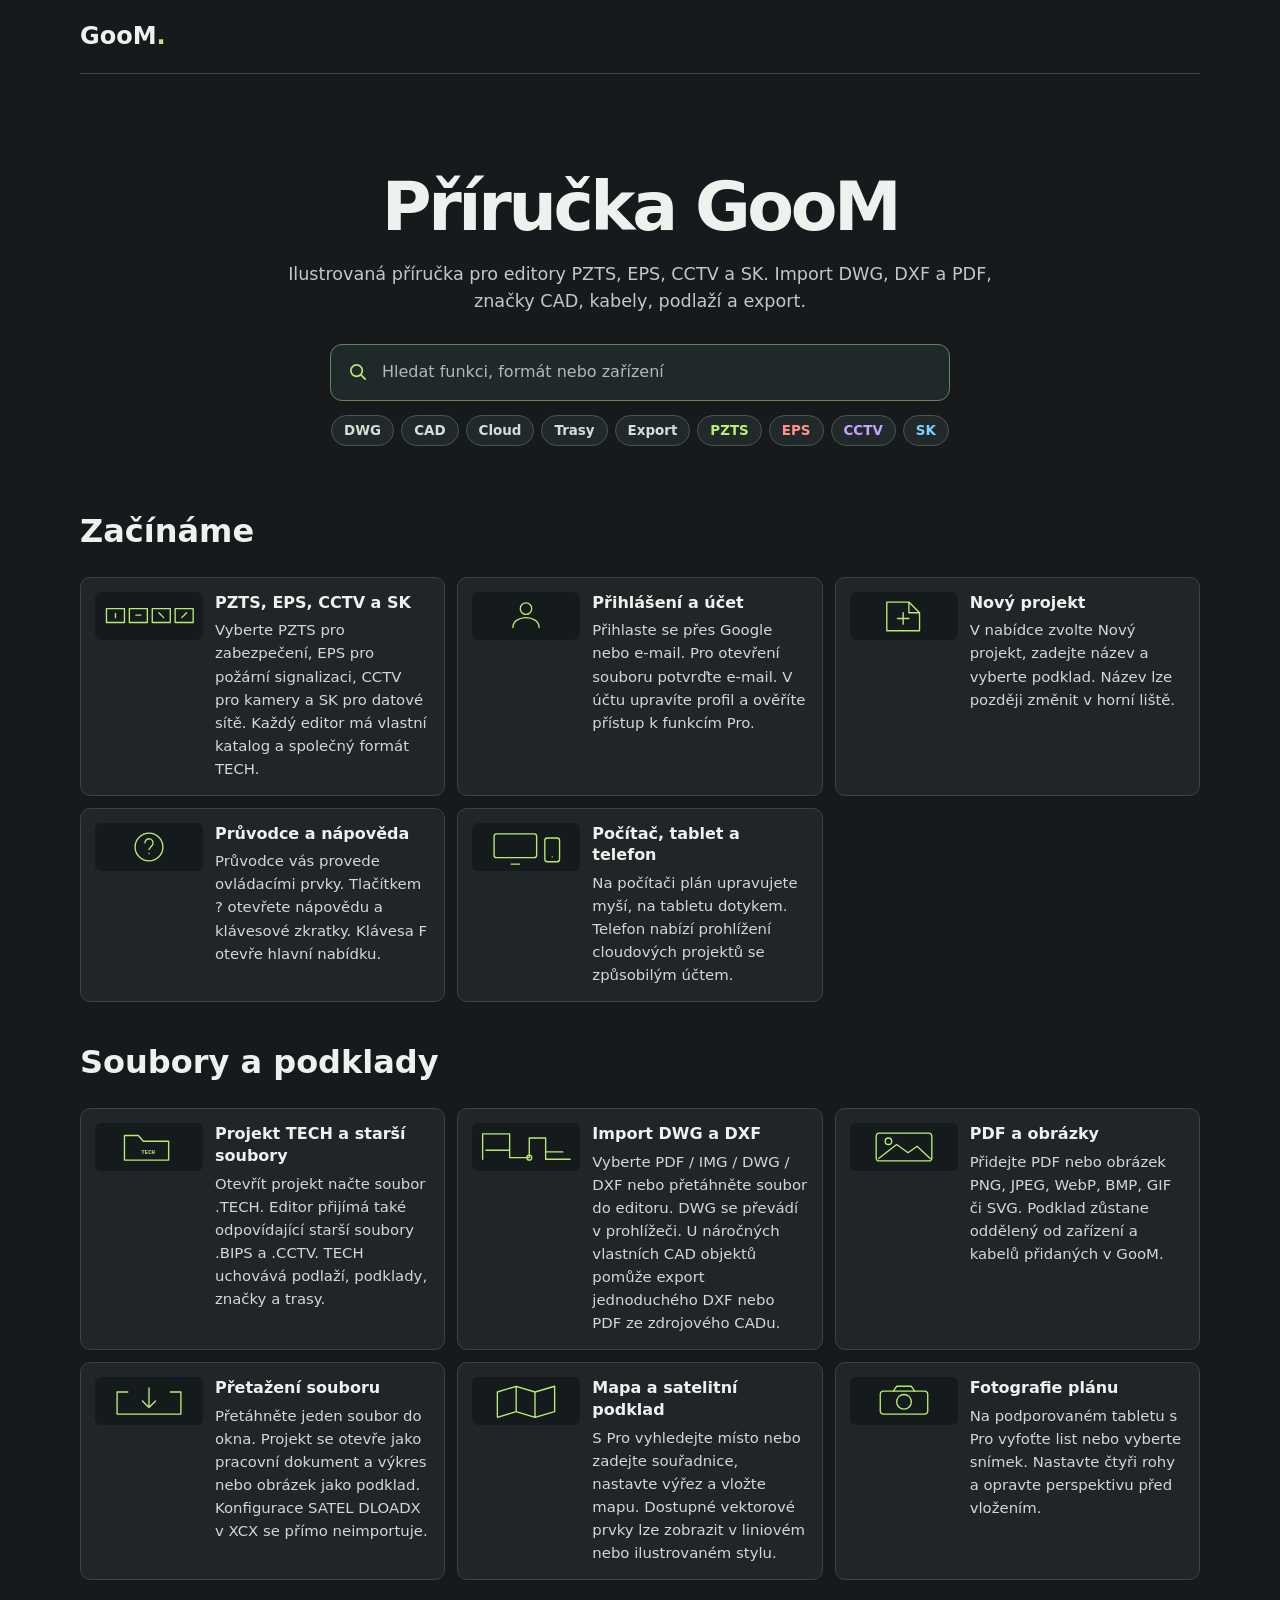
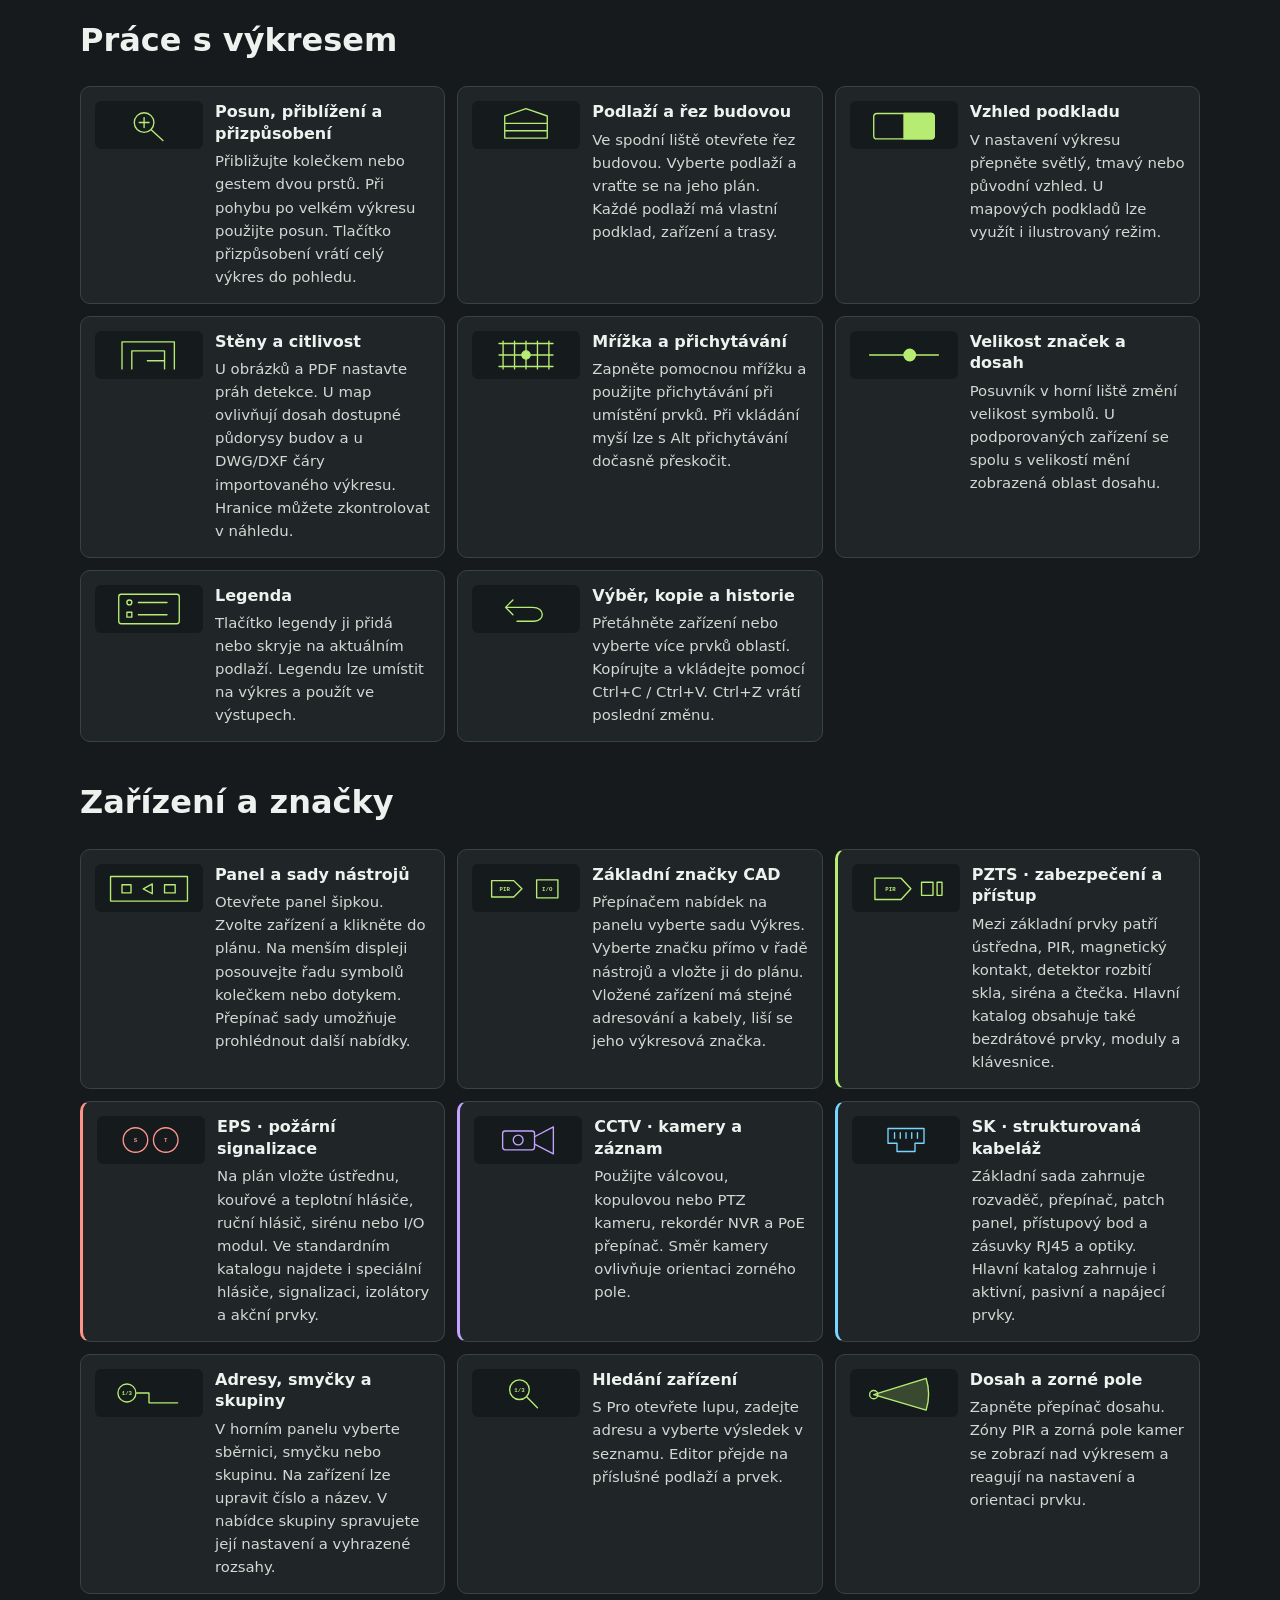
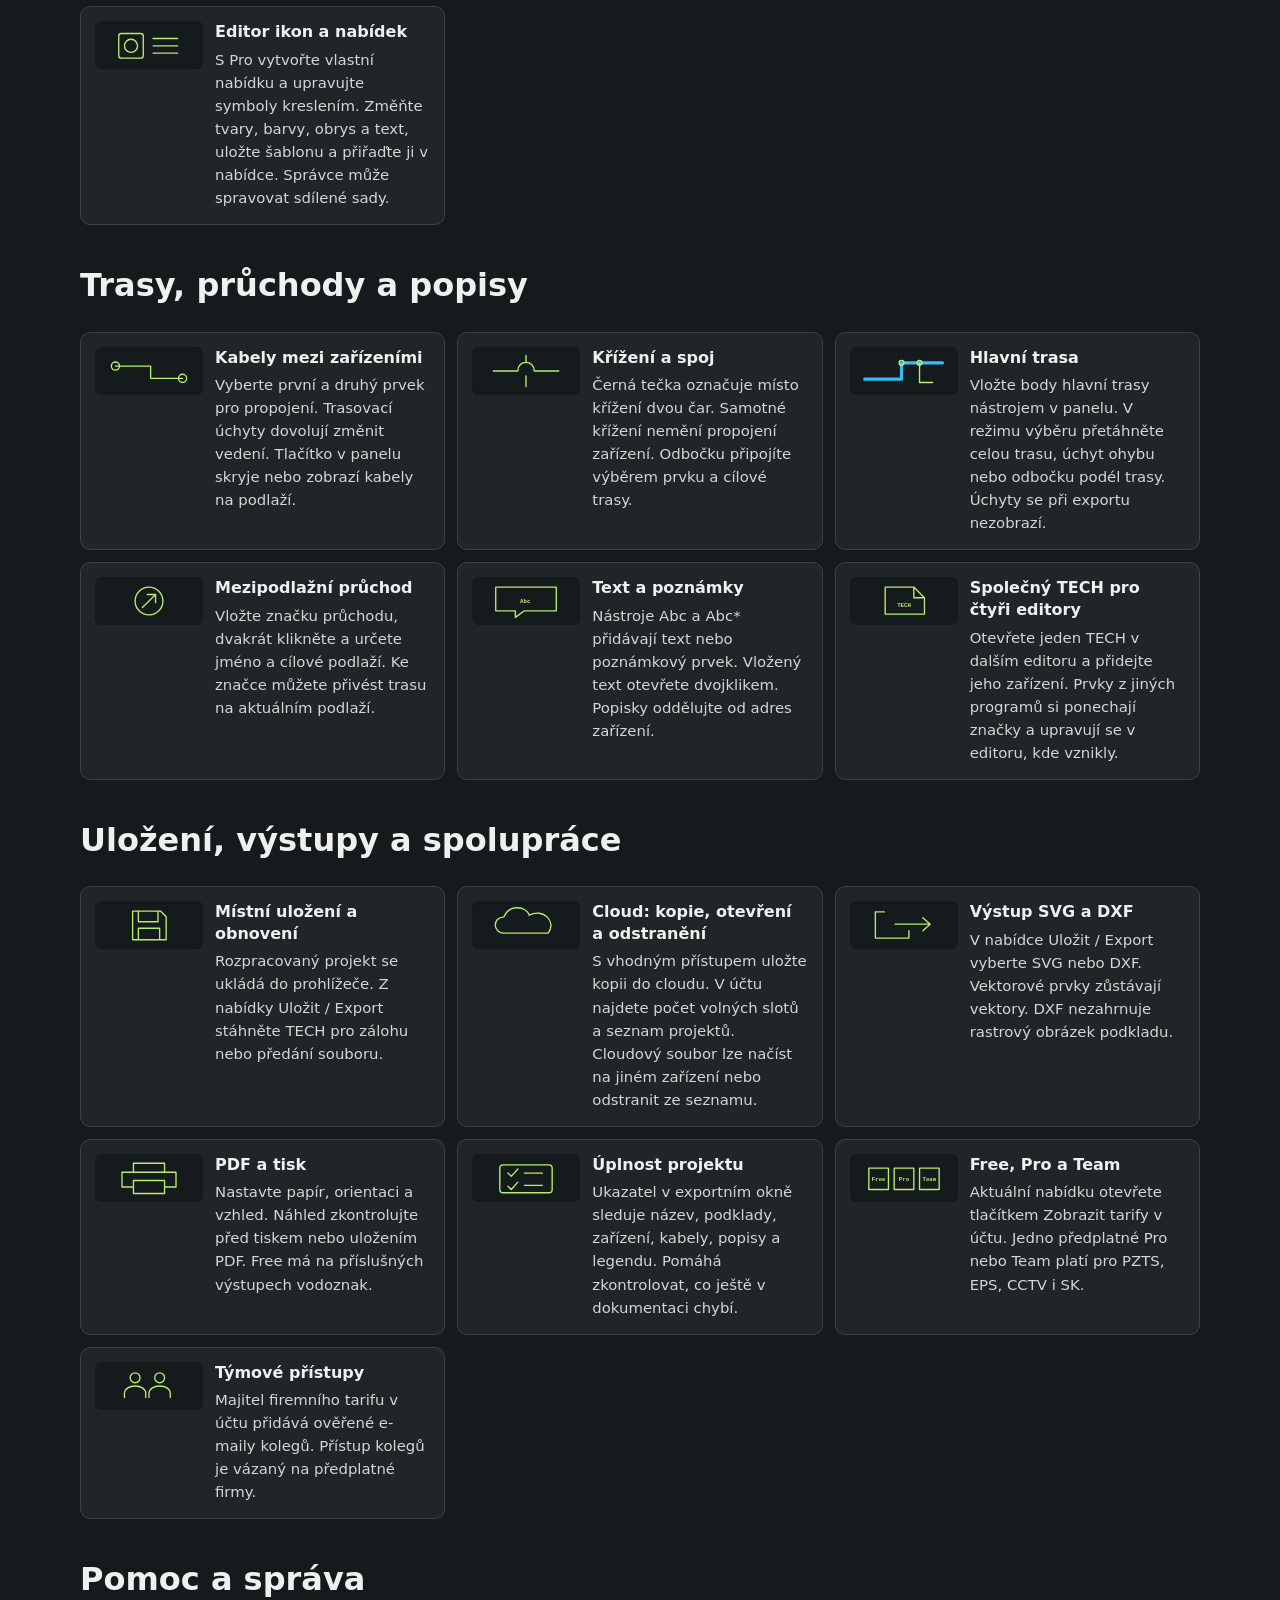
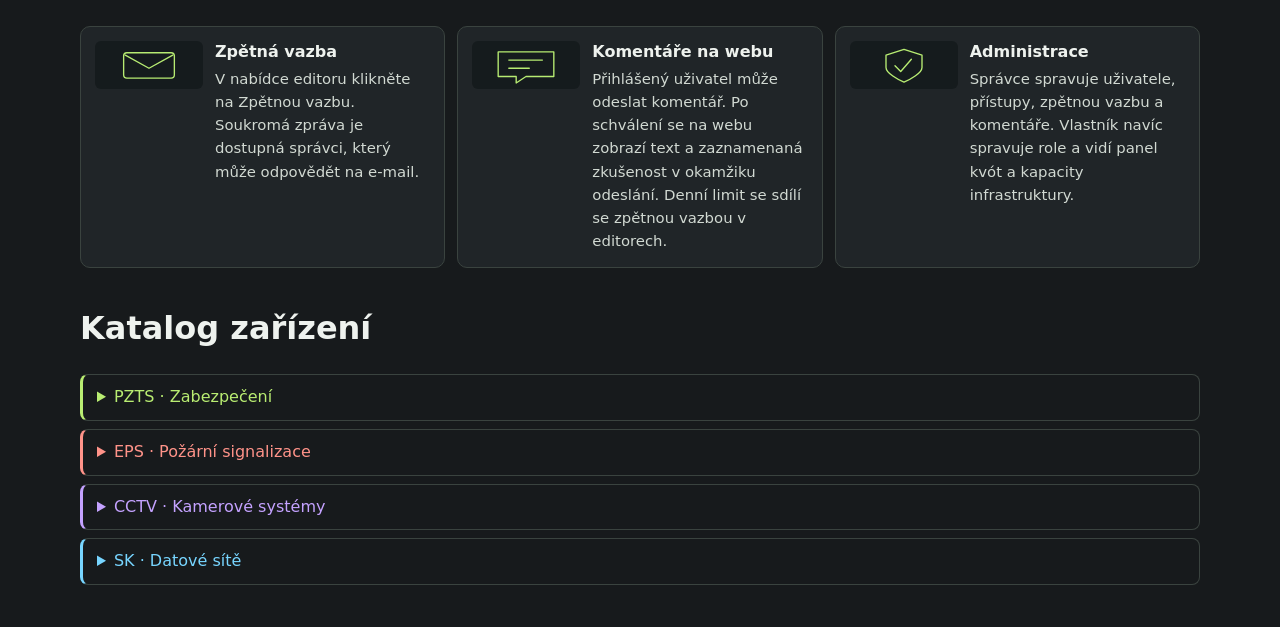
<file: guide/index.html>
<!doctype html>
<html lang="cs"><head><meta charset="utf-8"><meta name="viewport" content="width=device-width,initial-scale=1">
<title>Příručka GooM | PZTS, EPS, CCTV, SK</title><meta name="description" content="Ilustrovaná příručka pro editory PZTS, EPS, CCTV a SK. Import DWG, DXF a PDF, značky CAD, kabely, podlaží a export.">
<meta property="og:title" content="Příručka GooM"><meta property="og:description" content="Ilustrovaná příručka pro editory PZTS, EPS, CCTV a SK. Import DWG, DXF a PDF, značky CAD, kabely, podlaží a export."><meta property="og:url" content="https://goom.cz/guide/">
<link rel="canonical" href="https://goom.cz/guide/"><link rel="alternate" hreflang="cs" href="https://goom.cz/guide/"><link rel="alternate" hreflang="ru" href="https://goom.cz/guide/ru/">
<meta name="theme-color" content="#171a1c"><link rel="icon" href="/Logosite.png"><link rel="stylesheet" href="/guide/guide.css?v=20261125-polish-14"><script src="/guide/search.js?v=20261125-polish-14" defer></script>
</head><body><header><a class="brand" href="/">GooM<span>.</span></a></header>
<main><div class="intro"><h1>Příručka GooM</h1><p>Ilustrovaná příručka pro editory PZTS, EPS, CCTV a SK. Import DWG, DXF a PDF, značky CAD, kabely, podlaží a export.</p><label for="guideSearch" class="visually-hidden">Hledat v příručce</label>
<div class="search-field"><svg viewBox="0 0 24 24" aria-hidden="true"><circle cx="10" cy="10" r="6"/><path d="m14.5 14.5 5 5"/></svg><input id="guideSearch" type="search" placeholder="Hledat funkci, formát nebo zařízení"></div>
<div class="quick-tags" role="group" aria-label="Rychlé hledání"><button type="button" data-term="DWG" aria-pressed="false">DWG</button><button type="button" data-term="CAD" aria-pressed="false">CAD</button><button type="button" data-term="Cloud" aria-pressed="false">Cloud</button><button type="button" data-term="tras" aria-pressed="false">Trasy</button><button type="button" data-term="export" aria-pressed="false">Export</button><button type="button" data-program="pzts" data-term="PZTS" aria-pressed="false">PZTS</button><button type="button" data-program="eps" data-term="EPS" aria-pressed="false">EPS</button><button type="button" data-program="cctv" data-term="CCTV" aria-pressed="false">CCTV</button><button type="button" data-program="sk" data-term="SK" aria-pressed="false">SK</button></div><p id="guideEmpty" hidden role="status">Nebylo nic nalezeno.</p></div>
<section id="start"><h2>Začínáme</h2><div class="topics"><article id="editors"><svg viewBox="0 0 132 52" aria-hidden="true"><path d="M14 17h22v17H14zM42 17h22v17H42zM70 17h22v17H70zM98 17h22v17H98z"/><path d="M25 23v5m25-3h6m22-3 6 6m22 0 6-6"/></svg><div><h3>PZTS, EPS, CCTV a SK</h3><p>Vyberte PZTS pro zabezpečení, EPS pro požární signalizaci, CCTV pro kamery a SK pro datové sítě. Každý editor má vlastní katalog a společný formát TECH.</p></div></article>
<article id="account"><svg viewBox="0 0 132 52" aria-hidden="true"><circle cx="66" cy="17" r="7"/><path d="M50 40c0-16 32-16 32 0"/></svg><div><h3>Přihlášení a účet</h3><p>Přihlaste se přes Google nebo e-mail. Pro otevření souboru potvrďte e-mail. V účtu upravíte profil a ověříte přístup k funkcím Pro.</p></div></article>
<article id="project"><svg viewBox="0 0 132 52" aria-hidden="true"><path d="M45 9h27l13 13v22H45zM72 9v13h13M58 29h14m-7-7v14"/></svg><div><h3>Nový projekt</h3><p>V nabídce zvolte Nový projekt, zadejte název a vyberte podklad. Název lze později změnit v horní liště.</p></div></article>
<article id="welcome"><svg viewBox="0 0 132 52" aria-hidden="true"><circle cx="66" cy="26" r="17"/><path d="M61 21a5 5 0 1 1 8 4l-3 4m0 5h.1"/></svg><div><h3>Průvodce a nápověda</h3><p>Průvodce vás provede ovládacími prvky. Tlačítkem ? otevřete nápovědu a klávesové zkratky. Klávesa F otevře hlavní nabídku.</p></div></article>
<article id="device"><svg viewBox="0 0 132 52" aria-hidden="true"><rect x="27" y="10" width="52" height="29" rx="3"/><rect x="89" y="15" width="18" height="29" rx="3"/><path d="M48 47h10m40-9h.1"/></svg><div><h3>Počítač, tablet a telefon</h3><p>Na počítači plán upravujete myší, na tabletu dotykem. Telefon nabízí prohlížení cloudových projektů se způsobilým účtem.</p></div></article></div></section>
<section id="formats"><h2>Soubory a podklady</h2><div class="topics"><article id="tech"><svg viewBox="0 0 132 52" aria-hidden="true"><path d="M36 12h17l6 7h31v23H36z"/><text x="65" y="34">TECH</text></svg><div><h3>Projekt TECH a starší soubory</h3><p>Otevřít projekt načte soubor .TECH. Editor přijímá také odpovídající starší soubory .BIPS a .CCTV. TECH uchovává podlaží, podklady, značky a trasy.</p></div></article>
<article id="dwg"><svg viewBox="0 0 132 52" aria-hidden="true"><path d="M13 41V10h33v29h24V15h20v26h30M17 30h29m45 2h20"/><circle cx="70" cy="39" r="3"/></svg><div><h3>Import DWG a DXF</h3><p>Vyberte PDF / IMG / DWG / DXF nebo přetáhněte soubor do editoru. DWG se převádí v prohlížeči. U náročných vlastních CAD objektů pomůže export jednoduchého DXF nebo PDF ze zdrojového CADu.</p></div></article>
<article id="pdf"><svg viewBox="0 0 132 52" aria-hidden="true"><rect x="32" y="9" width="68" height="34" rx="4"/><circle cx="47" cy="19" r="4"/><path d="m35 40 22-17 14 10 11-8 16 15"/></svg><div><h3>PDF a obrázky</h3><p>Přidejte PDF nebo obrázek PNG, JPEG, WebP, BMP, GIF či SVG. Podklad zůstane oddělený od zařízení a kabelů přidaných v GooM.</p></div></article>
<article id="drop"><svg viewBox="0 0 132 52" aria-hidden="true"><path d="M40 15H27v27h78V15H92m-26-5v24m-8-8 8 8 8-8"/></svg><div><h3>Přetažení souboru</h3><p>Přetáhněte jeden soubor do okna. Projekt se otevře jako pracovní dokument a výkres nebo obrázek jako podklad. Konfigurace SATEL DLOADX v XCX se přímo neimportuje.</p></div></article>
<article id="map"><svg viewBox="0 0 132 52" aria-hidden="true"><path d="m31 15 23-7 23 7 24-7v31l-24 7-23-7-23 7zM54 8v31m23-24v31"/></svg><div><h3>Mapa a satelitní podklad</h3><p>S Pro vyhledejte místo nebo zadejte souřadnice, nastavte výřez a vložte mapu. Dostupné vektorové prvky lze zobrazit v liniovém nebo ilustrovaném stylu.</p></div></article>
<article id="photo"><svg viewBox="0 0 132 52" aria-hidden="true"><rect x="37" y="14" width="58" height="28" rx="4"/><path d="M53 14l4-6h18l4 6"/><circle cx="66" cy="27" r="9"/></svg><div><h3>Fotografie plánu</h3><p>Na podporovaném tabletu s Pro vyfoťte list nebo vyberte snímek. Nastavte čtyři rohy a opravte perspektivu před vložením.</p></div></article></div></section>
<section id="workspace"><h2>Práce s výkresem</h2><div class="topics"><article id="zoom"><svg viewBox="0 0 132 52" aria-hidden="true"><circle cx="60" cy="23" r="12"/><path d="m69 32 14 13M54 23h12m-6-6v12"/></svg><div><h3>Posun, přiblížení a přizpůsobení</h3><p>Přibližujte kolečkem nebo gestem dvou prstů. Při pohybu po velkém výkresu použijte posun. Tlačítko přizpůsobení vrátí celý výkres do pohledu.</p></div></article>
<article id="floors"><svg viewBox="0 0 132 52" aria-hidden="true"><path d="M40 42V15L66 6l26 9v27zM40 24h52M40 33h52"/></svg><div><h3>Podlaží a řez budovou</h3><p>Ve spodní liště otevřete řez budovou. Vyberte podlaží a vraťte se na jeho plán. Každé podlaží má vlastní podklad, zařízení a trasy.</p></div></article>
<article id="theme"><svg viewBox="0 0 132 52" aria-hidden="true"><rect x="29" y="12" width="74" height="31" rx="4"/><path fill="currentColor" d="M66 12h34l3 3v25l-3 3H66z"/></svg><div><h3>Vzhled podkladu</h3><p>V nastavení výkresu přepněte světlý, tmavý nebo původní vzhled. U mapových podkladů lze využít i ilustrovaný režim.</p></div></article>
<article id="walls"><svg viewBox="0 0 132 52" aria-hidden="true"><path d="M33 43V10h64v33M45 43V21h40v22m-21-10h21"/></svg><div><h3>Stěny a citlivost</h3><p>U obrázků a PDF nastavte práh detekce. U map ovlivňují dosah dostupné půdorysy budov a u DWG/DXF čáry importovaného výkresu. Hranice můžete zkontrolovat v náhledu.</p></div></article>
<article id="grid"><svg viewBox="0 0 132 52" aria-hidden="true"><path d="M38 9v34m14-34v34m14-34v34m14-34v34m14-34v34M33 12h66M33 26h66M33 40h66"/><circle cx="66" cy="26" r="5" fill="#b7ec72"/></svg><div><h3>Mřížka a přichytávání</h3><p>Zapněte pomocnou mřížku a použijte přichytávání při umístění prvků. Při vkládání myší lze s Alt přichytávání dočasně přeskočit.</p></div></article>
<article id="size"><svg viewBox="0 0 132 52" aria-hidden="true"><path d="M24 26h84"/><circle cx="73" cy="26" r="7" fill="#b7ec72"/></svg><div><h3>Velikost značek a dosah</h3><p>Posuvník v horní liště změní velikost symbolů. U podporovaných zařízení se spolu s velikostí mění zobrazená oblast dosahu.</p></div></article>
<article id="legend"><svg viewBox="0 0 132 52" aria-hidden="true"><rect x="29" y="8" width="74" height="36" rx="3"/><circle cx="42" cy="18" r="3"/><path d="M53 18h35M39 30h6v6h-6zM53 33h35"/></svg><div><h3>Legenda</h3><p>Tlačítko legendy ji přidá nebo skryje na aktuálním podlaží. Legendu lze umístit na výkres a použít ve výstupech.</p></div></article>
<article id="history"><svg viewBox="0 0 132 52" aria-hidden="true"><path d="M41 24h33c16 0 15 17 2 17H55M41 24l9-9m-9 9 9 9"/></svg><div><h3>Výběr, kopie a historie</h3><p>Přetáhněte zařízení nebo vyberte více prvků oblastí. Kopírujte a vkládejte pomocí Ctrl+C / Ctrl+V. Ctrl+Z vrátí poslední změnu.</p></div></article></div></section>
<section id="symbols"><h2>Zařízení a značky</h2><div class="topics"><article id="palette"><svg viewBox="0 0 132 52" aria-hidden="true"><path d="M19 12h94v30H19zM33 22h11v10H33zm26 5 11-6v12zm26-5h13v10H85z"/></svg><div><h3>Panel a sady nástrojů</h3><p>Otevřete panel šipkou. Zvolte zařízení a klikněte do plánu. Na menším displeji posouvejte řadu symbolů kolečkem nebo dotykem. Přepínač sady umožňuje prohlédnout další nabídky.</p></div></article>
<article id="cad"><svg viewBox="0 0 132 52" aria-hidden="true"><path d="M24 17h27l10 10-10 10H24zM79 16h26v22H79z"/><text x="40" y="30">PIR</text><text x="92" y="30">I/O</text></svg><div><h3>Základní značky CAD</h3><p>Přepínačem nabídek na panelu vyberte sadu Výkres. Vyberte značku přímo v řadě nástrojů a vložte ji do plánu. Vložené zařízení má stejné adresování a kabely, liší se jeho výkresová značka.</p></div></article>
<article id="pzts" data-program="pzts"><svg viewBox="0 0 132 52" aria-hidden="true"><path d="M28 14h32l12 13-12 13H28zM85 19h14v16H85zm19 0h6v16h-6z"/><text x="47" y="30">PIR</text></svg><div><h3>PZTS · zabezpečení a přístup</h3><p>Mezi základní prvky patří ústředna, PIR, magnetický kontakt, detektor rozbití skla, siréna a čtečka. Hlavní katalog obsahuje také bezdrátové prvky, moduly a klávesnice.</p></div></article>
<article id="eps" data-program="eps"><svg viewBox="0 0 132 52" aria-hidden="true"><circle cx="47" cy="26" r="15"/><circle cx="84" cy="26" r="15"/><text x="47" y="29">S</text><text x="84" y="29">T</text></svg><div><h3>EPS · požární signalizace</h3><p>Na plán vložte ústřednu, kouřové a teplotní hlásiče, ruční hlásič, sirénu nebo I/O modul. Ve standardním katalogu najdete i speciální hlásiče, signalizaci, izolátory a akční prvky.</p></div></article>
<article id="cctv" data-program="cctv"><svg viewBox="0 0 132 52" aria-hidden="true"><rect x="35" y="15" width="39" height="23" rx="3"/><path d="m74 22 23-12v33L74 31"/><circle cx="54" cy="26" r="6"/></svg><div><h3>CCTV · kamery a záznam</h3><p>Použijte válcovou, kopulovou nebo PTZ kameru, rekordér NVR a PoE přepínač. Směr kamery ovlivňuje orientaci zorného pole.</p></div></article>
<article id="sk" data-program="sk"><svg viewBox="0 0 132 52" aria-hidden="true"><path d="M44 12h44v18H77v10H55V30H44zM52 17v7m7-7v7m7-7v7m7-7v7m7-7v7"/></svg><div><h3>SK · strukturovaná kabeláž</h3><p>Základní sada zahrnuje rozvaděč, přepínač, patch panel, přístupový bod a zásuvky RJ45 a optiky. Hlavní katalog zahrnuje i aktivní, pasivní a napájecí prvky.</p></div></article>
<article id="address"><svg viewBox="0 0 132 52" aria-hidden="true"><circle cx="39" cy="26" r="11"/><path d="M51 26h15v12h35"/><text x="39" y="29">1/3</text></svg><div><h3>Adresy, smyčky a skupiny</h3><p>V horním panelu vyberte sběrnici, smyčku nebo skupinu. Na zařízení lze upravit číslo a název. V nabídce skupiny spravujete její nastavení a vyhrazené rozsahy.</p></div></article>
<article id="search"><svg viewBox="0 0 132 52" aria-hidden="true"><circle cx="58" cy="22" r="12"/><path d="m67 31 13 13"/><text x="58" y="25">1/3</text></svg><div><h3>Hledání zařízení</h3><p>S Pro otevřete lupu, zadejte adresu a vyberte výsledek v seznamu. Editor přejde na příslušné podlaží a prvek.</p></div></article>
<article id="coverage"><svg viewBox="0 0 132 52" aria-hidden="true"><path fill="#b7ec7238" d="m29 28 64-20a64 64 0 0 1 0 39z"/><circle cx="29" cy="28" r="5"/></svg><div><h3>Dosah a zorné pole</h3><p>Zapněte přepínač dosahu. Zóny PIR a zorná pole kamer se zobrazí nad výkresem a reagují na nastavení a orientaci prvku.</p></div></article>
<article id="icon"><svg viewBox="0 0 132 52" aria-hidden="true"><rect x="29" y="12" width="30" height="30" rx="3"/><circle cx="44" cy="27" r="8"/><path d="M71 18h30M71 27h30M71 36h30"/></svg><div><h3>Editor ikon a nabídek</h3><p>S Pro vytvořte vlastní nabídku a upravujte symboly kreslením. Změňte tvary, barvy, obrys a text, uložte šablonu a přiřaďte ji v nabídce. Správce může spravovat sdílené sady.</p></div></article></div></section>
<section id="routes"><h2>Trasy, průchody a popisy</h2><div class="topics"><article id="wire"><svg viewBox="0 0 132 52" aria-hidden="true"><path d="M25 20h43v15h39"/><circle cx="25" cy="20" r="5"/><circle cx="107" cy="35" r="5"/></svg><div><h3>Kabely mezi zařízeními</h3><p>Vyberte první a druhý prvek pro propojení. Trasovací úchyty dovolují změnit vedení. Tlačítko v panelu skryje nebo zobrazí kabely na podlaží.</p></div></article>
<article id="cross"><svg viewBox="0 0 132 52" aria-hidden="true"><path d="M26 26h30c0-14 20-14 20 0h30M66 7v8m0 17v13"/></svg><div><h3>Křížení a spoj</h3><p>Černá tečka označuje místo křížení dvou čar. Samotné křížení nemění propojení zařízení. Odbočku připojíte výběrem prvku a cílové trasy.</p></div></article>
<article id="trunk"><svg viewBox="0 0 132 52" aria-hidden="true"><path stroke="#38bdf8" stroke-width="4" d="M18 36h45V16h50"/><path d="M85 16v24h16"/><circle cx="63" cy="16" r="3"/><circle cx="85" cy="16" r="3"/></svg><div><h3>Hlavní trasa</h3><p>Vložte body hlavní trasy nástrojem v panelu. V režimu výběru přetáhněte celou trasu, úchyt ohybu nebo odbočku podél trasy. Úchyty se při exportu nezobrazí.</p></div></article>
<article id="passage"><svg viewBox="0 0 132 52" aria-hidden="true"><circle cx="66" cy="26" r="17"/><path d="m58 34 16-16m-10 0h10v10"/></svg><div><h3>Mezipodlažní průchod</h3><p>Vložte značku průchodu, dvakrát klikněte a určete jméno a cílové podlaží. Ke značce můžete přivést trasu na aktuálním podlaží.</p></div></article>
<article id="notes"><svg viewBox="0 0 132 52" aria-hidden="true"><path d="M29 9h74v29H64l-11 8v-8H29z"/><text x="65" y="28">Abc</text></svg><div><h3>Text a poznámky</h3><p>Nástroje Abc a Abc* přidávají text nebo poznámkový prvek. Vložený text otevřete dvojklikem. Popisky oddělujte od adres zařízení.</p></div></article>
<article id="mixed"><svg viewBox="0 0 132 52" aria-hidden="true"><path d="M43 9h35l13 13v20H43zM78 9v13h13"/><text x="66" y="33">TECH</text></svg><div><h3>Společný TECH pro čtyři editory</h3><p>Otevřete jeden TECH v dalším editoru a přidejte jeho zařízení. Prvky z jiných programů si ponechají značky a upravují se v editoru, kde vznikly.</p></div></article></div></section>
<section id="output"><h2>Uložení, výstupy a spolupráce</h2><div class="topics"><article id="save"><svg viewBox="0 0 132 52" aria-hidden="true"><path d="M46 9h34l7 7v28H46zM53 9v13h24V9m-24 35V30h26v14"/></svg><div><h3>Místní uložení a obnovení</h3><p>Rozpracovaný projekt se ukládá do prohlížeče. Z nabídky Uložit / Export stáhněte TECH pro zálohu nebo předání souboru.</p></div></article>
<article id="cloud"><svg viewBox="0 0 132 52" aria-hidden="true"><path d="M39 36c-13 0-15-19 0-20 7-16 27-13 31-2 17-9 34 8 23 22z"/></svg><div><h3>Cloud: kopie, otevření a odstranění</h3><p>S vhodným přístupem uložte kopii do cloudu. V účtu najdete počet volných slotů a seznam projektů. Cloudový soubor lze načíst na jiném zařízení nebo odstranit ze seznamu.</p></div></article>
<article id="export"><svg viewBox="0 0 132 52" aria-hidden="true"><path d="M42 10H31v32h41v-9m-17-8h43m-9-8 9 8-9 8"/></svg><div><h3>Výstup SVG a DXF</h3><p>V nabídce Uložit / Export vyberte SVG nebo DXF. Vektorové prvky zůstávají vektory. DXF nezahrnuje rastrový obrázek podkladu.</p></div></article>
<article id="print"><svg viewBox="0 0 132 52" aria-hidden="true"><path d="M47 19V8h38v11M47 37H33V19h66v18H85M47 29h38v16H47z"/></svg><div><h3>PDF a tisk</h3><p>Nastavte papír, orientaci a vzhled. Náhled zkontrolujte před tiskem nebo uložením PDF. Free má na příslušných výstupech vodoznak.</p></div></article>
<article id="check"><svg viewBox="0 0 132 52" aria-hidden="true"><rect x="34" y="10" width="64" height="34" rx="4"/><path d="m44 20 4 4 8-9m-12 21 4 4 8-9m8-11h22M64 35h22"/></svg><div><h3>Úplnost projektu</h3><p>Ukazatel v exportním okně sleduje název, podklady, zařízení, kabely, popisy a legendu. Pomáhá zkontrolovat, co ještě v dokumentaci chybí.</p></div></article>
<article id="plans"><svg viewBox="0 0 132 52" aria-hidden="true"><path d="M23 14h24v26H23zM54 14h24v26H54zM85 14h24v26H85z"/><text x="35" y="30">Free</text><text x="66" y="30">Pro</text><text x="97" y="30">Team</text></svg><div><h3>Free, Pro a Team</h3><p>Aktuální nabídku otevřete tlačítkem Zobrazit tarify v účtu. Jedno předplatné Pro nebo Team platí pro PZTS, EPS, CCTV i SK.</p></div></article>
<article id="team"><svg viewBox="0 0 132 52" aria-hidden="true"><circle cx="49" cy="16" r="6"/><circle cx="79" cy="16" r="6"/><path d="M36 40v-5c0-12 26-12 26 0v5m4 0v-5c0-12 26-12 26 0v5"/></svg><div><h3>Týmové přístupy</h3><p>Majitel firemního tarifu v účtu přidává ověřené e-maily kolegů. Přístup kolegů je vázaný na předplatné firmy.</p></div></article></div></section>
<section id="community"><h2>Pomoc a správa</h2><div class="topics"><article id="feedback"><svg viewBox="0 0 132 52" aria-hidden="true"><rect x="35" y="11" width="62" height="31" rx="4"/><path d="m37 14 29 16 29-16"/></svg><div><h3>Zpětná vazba</h3><p>V nabídce editoru klikněte na Zpětnou vazbu. Soukromá zpráva je dostupná správci, který může odpovědět na e-mail.</p></div></article>
<article id="reviews"><svg viewBox="0 0 132 52" aria-hidden="true"><path d="M32 10h68v30H66l-12 8v-8H32zM45 20h41M45 30h25"/></svg><div><h3>Komentáře na webu</h3><p>Přihlášený uživatel může odeslat komentář. Po schválení se na webu zobrazí text a zaznamenaná zkušenost v okamžiku odeslání. Denní limit se sdílí se zpětnou vazbou v editorech.</p></div></article>
<article id="admin"><svg viewBox="0 0 132 52" aria-hidden="true"><path d="M66 7l22 7v15c0 7-15 15-22 18-7-3-22-11-22-18V14zM55 27l7 7 13-15"/></svg><div><h3>Administrace</h3><p>Správce spravuje uživatele, přístupy, zpětnou vazbu a komentáře. Vlastník navíc spravuje role a vidí panel kvót a kapacity infrastruktury.</p></div></article></div></section><section id="catalog"><h2>Katalog zařízení</h2><details data-program="pzts"><summary>PZTS · Zabezpečení</summary><ul><li><b>PANEL</b> Ústředna EZS</li><li><b>EXPANDER</b> Expandér zón/výstupů (EXP)</li><li><b>ABAX</b> Bezdrátový modul ABAX2</li><li><b>KEYPAD</b> Klávesnice EZS</li><li><b>PIR</b> Prostorový PIR detektor</li><li><b>PIR WL</b> Bezdrátový PIR detektor</li><li><b>MAGNET</b> Magnetický kontakt</li><li><b>MAGNET WL</b> Bezdrátový Magnetický kontakt</li><li><b>GLASSBREAK</b> Detektor tříštění skla</li><li><b>PANIC</b> Tísňové tlačítko (PANIC)</li><li><b>SIREN</b> Siréna</li><li><b>ACS MODULE</b> Modul přístupového systému (ACS)</li><li><b>ACS READER</b> Čtečka přístupového systému (ACS)</li><li><b>SMOKE</b> Kouřový hlásič</li></ul></details>
<details data-program="eps"><summary>EPS · Požární signalizace</summary><ul><li><b>EPS</b> Ústředna EPS</li><li><b>S</b> Optický kouřový hlásič</li><li><b>T</b> Teplotní hlásič</li><li><b>ΔT</b> Diferenciální teplotní hlásič</li><li><b>ST</b> Multisenzorový hlásič kouř / teplo</li><li><b>CO</b> Multisenzorový hlásič s CO</li><li><b>IR</b> Infračervený hlásič plamene</li><li><b>UV</b> Ultrafialový hlásič plamene</li><li><b>IU</b> Kombinovaný hlásič plamene IR / UV</li><li><b>TX</b> Lineární kouřový hlásič — vysílač</li><li><b>RX</b> Lineární kouřový hlásič — přijímač</li><li><b>R</b> Odrazka lineárního hlásiče</li><li><b>ASD</b> Nasávací kouřový hlásič</li><li><b>DUCT</b> Potrubní kouřový hlásič</li><li><b>LHD</b> Lineární teplotní hlásič</li><li><b>M</b> Tlačítkový požární hlásič</li><li><b>SIR</b> Akustický požární signalizátor</li><li><b>VAD</b> Optický požární signalizátor</li><li><b>AV</b> Akusticko-optický signalizátor</li><li><b>VA</b> Reproduktor hlasového poplachu</li><li><b>LED</b> Paralelní indikátor hlásiče</li><li><b>IN</b> Vstupní monitorovací modul</li><li><b>OUT</b> Výstupní řídicí modul</li><li><b>I/O</b> Vstupně-výstupní modul</li><li><b>REL</b> Reléový modul</li><li><b>ISO</b> Izolátor zkratu smyčky</li><li><b>PSU</b> Napájecí zdroj se zálohou</li><li><b>REP</b> Opakovací panel EPS</li><li><b>DH</b> Přídržný magnet požárních dveří</li><li><b>FD</b> Ovládání požární / kouřové klapky</li><li><b>EXT</b> Řídicí zařízení hašení</li></ul></details>
<details data-program="cctv"><summary>CCTV · Kamerové systémy</summary><ul><li><b>C</b> Válcová kamera</li><li><b>D</b> Kopulová kamera</li><li><b>PTZ</b> PTZ kamera</li><li><b>NVR</b> Síťový videorekordér</li><li><b>PoE</b> PoE přepínač</li><li><b>ACS</b> Videozvonek</li><li><b>ACS</b> Čtečka přístupových karet</li><li><b>ANT</b> Anténa</li><li><b>RX</b> Přijímač signálu</li></ul></details>
<details data-program="sk"><summary>SK · Datové sítě</summary><ul><li><b>RACK</b> Datový rozvaděč</li><li><b>RTR</b> Směrovač</li><li><b>FW</b> Síťový firewall</li><li><b>SW</b> Síťový přepínač</li><li><b>PoE</b> PoE přepínač</li><li><b>CORE</b> Páteřní přepínač</li><li><b>PP</b> Metalický patch panel</li><li><b>ODF</b> Optický rozvaděč / patch panel</li><li><b>MC</b> Optický media konvertor</li><li><b>ONT</b> Optický síťový terminál</li><li><b>MDM</b> Internetový modem</li><li><b>AP</b> Wi-Fi přístupový bod</li><li><b>MESH</b> Mesh Wi-Fi uzel</li><li><b>PTP</b> Bezdrátový spoj</li><li><b>ANT</b> Venkovní síťová anténa</li><li><b>RJ45</b> Datová zásuvka RJ45</li><li><b>2×RJ</b> Dvojitá datová zásuvka</li><li><b>FO</b> Optická zásuvka</li><li><b>FB</b> Podlahová datová krabice</li><li><b>CP</b> Konsolidační bod</li><li><b>SRV</b> Server</li><li><b>NAS</b> Síťové datové úložiště</li><li><b>UPS</b> Záložní zdroj UPS</li><li><b>PDU</b> Napájecí panel PDU</li><li><b>PC</b> Pracovní stanice</li><li><b>PRN</b> Síťová tiskárna</li><li><b>VoIP</b> IP telefon</li><li><b>WAN</b> Přípojka poskytovatele internetu</li><li><b>WLC</b> Řadič Wi-Fi</li><li><b>SPL</b> Pasivní optický rozbočovač</li><li><b>SPLICE</b> Optická spojovací krabice</li></ul></details></section></main>
</body></html>
</file>
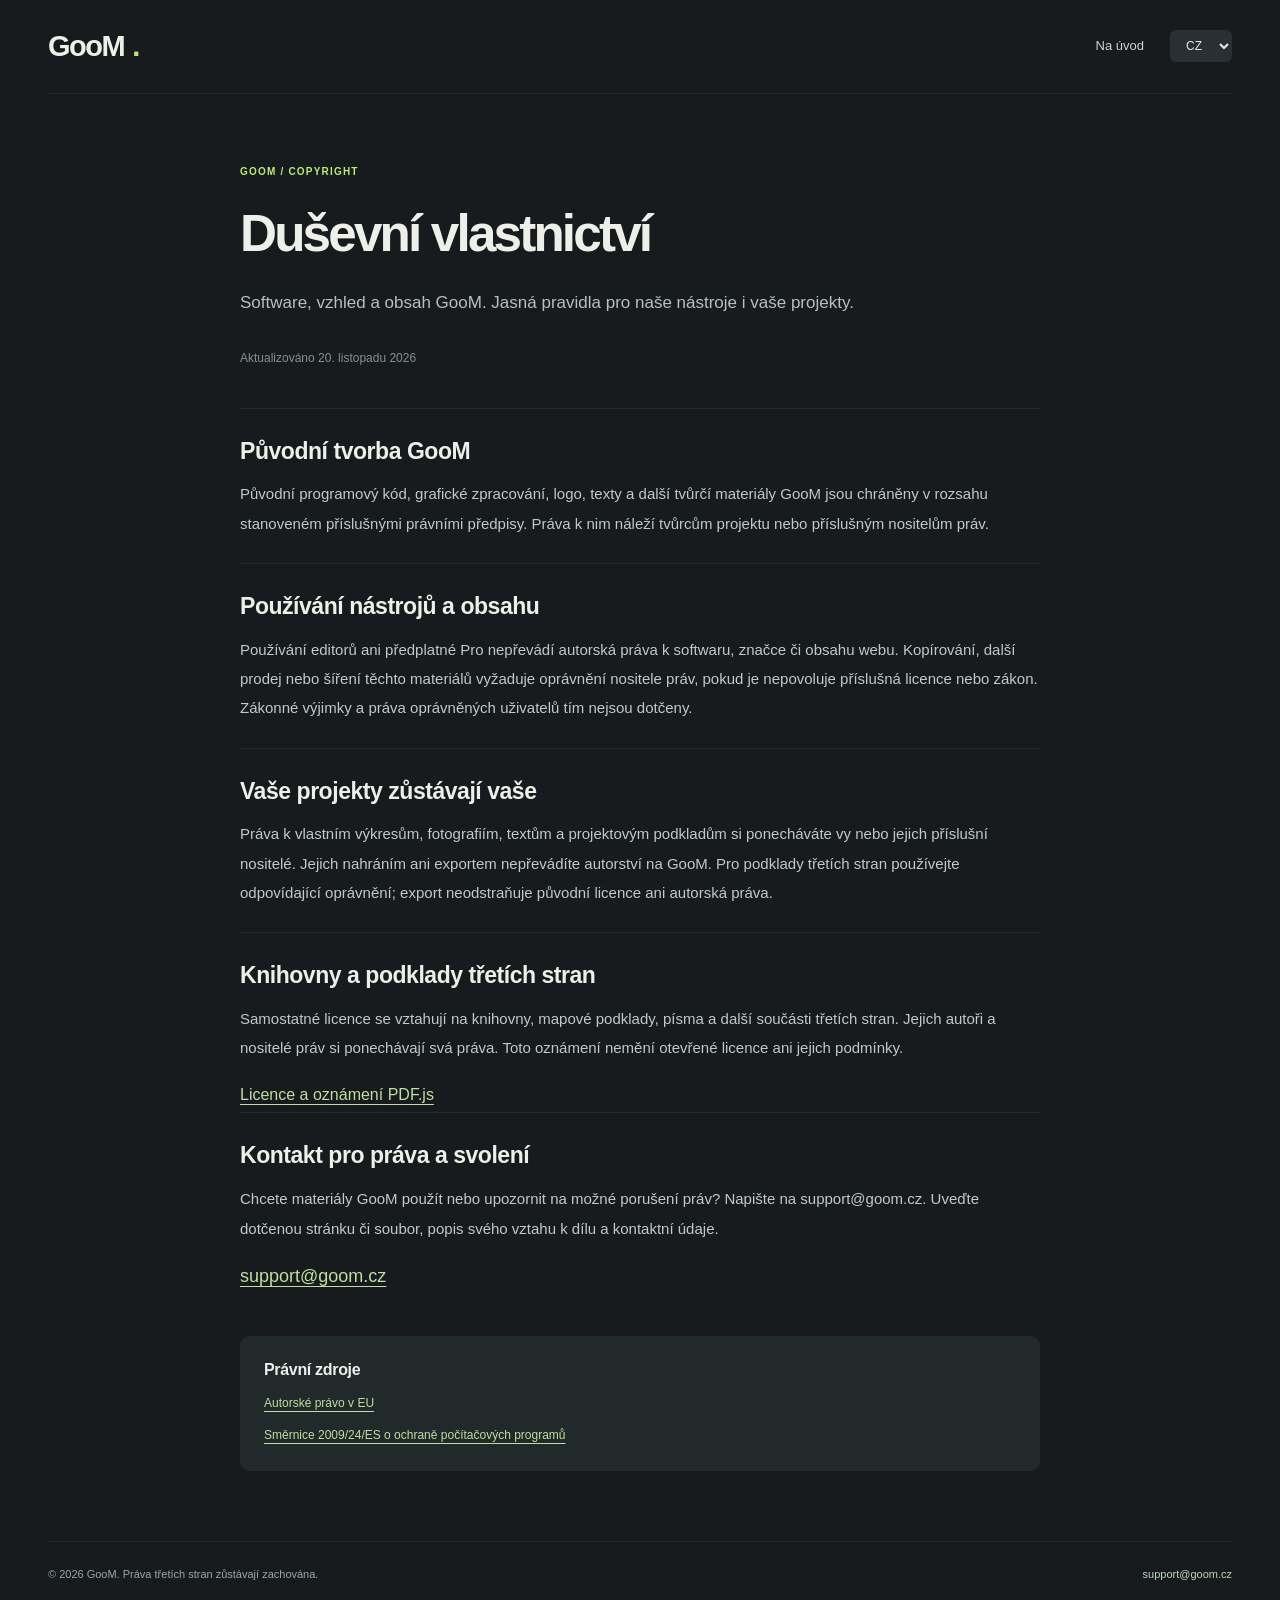
<file: intellectual-property/index.html>
<!doctype html><html lang="cs"><head><meta charset="utf-8"><meta name="viewport" content="width=device-width,initial-scale=1"><meta name="theme-color" content="#171a1c"><link rel="canonical" href="https://goom.cz/intellectual-property/"><script src="/polish.js?v=20261124-shared-8" defer></script><title>Duševní vlastnictví · GooM</title><link rel="icon" href="/Logosite.png?v=20261120-experience"><link rel="stylesheet" href="/styles.css?v=20261124-shared-8"><link rel="stylesheet" href="/utility.css?v=20261124-shared-8"><script src="/utility-pages.js?v=20261124-shared-8" defer></script></head><body data-page="rights"><header class="utility-header wrap"><a class="brand" href="/">GooM<span class="brand-dot">.</span></a><a class="utility-home" href="/" data-i18n="home">Na úvod</a><label class="language"><span class="sr-only" data-i18n="language">Jazyk</span><select id="language"><option value="cs">CZ</option><option value="en">EN</option><option value="de">DE</option><option value="ru">RU</option><option value="pl">PL</option></select></label></header><main id="main" class="utility-main wrap"><article class="legal-document"><p class="eyebrow">GOOM / COPYRIGHT</p><h1 data-i18n="rightsTitle">Duševní vlastnictví</h1><p class="utility-intro" data-i18n="rightsIntro">Software, vzhled a obsah GooM. Jasná pravidla pro naše nástroje i vaše projekty.</p><p class="legal-date" data-i18n="updated">Aktualizováno 20. listopadu 2026</p><section><h2 data-i18n="head1">Původní tvorba GooM</h2><p data-i18n="body1">Původní programový kód, grafické zpracování, logo, texty a další tvůrčí materiály GooM jsou chráněny v rozsahu stanoveném příslušnými právními předpisy. Práva k nim náleží tvůrcům projektu nebo příslušným nositelům práv.</p></section><section><h2 data-i18n="head2">Používání nástrojů a obsahu</h2><p data-i18n="body2">Používání editorů ani předplatné PROJECT nepřevádí autorská práva k softwaru, značce či obsahu webu. Kopírování, další prodej nebo šíření těchto materiálů vyžaduje oprávnění nositele práv, pokud je nepovoluje příslušná licence nebo zákon. Zákonné výjimky a práva oprávněných uživatelů tím nejsou dotčeny.</p></section><section><h2 data-i18n="head3">Vaše projekty zůstávají vaše</h2><p data-i18n="body3">Práva k vlastním výkresům, fotografiím, textům a projektovým podkladům si ponecháváte vy nebo jejich příslušní nositelé. Jejich nahráním ani exportem nepřevádíte autorství na GooM. Pro podklady třetích stran používejte odpovídající oprávnění; export neodstraňuje původní licence ani autorská práva.</p></section><section><h2 data-i18n="head4">Knihovny a podklady třetích stran</h2><p data-i18n="body4">Samostatné licence se vztahují na knihovny, mapové podklady, písma a další součásti třetích stran. Jejich autoři a nositelé práv si ponechávají svá práva. Toto oznámení nemění otevřené licence ani jejich podmínky.</p><a href="/pzts/vendor/pdfjs/LICENSE" data-i18n="license">Licence a oznámení PDF.js</a></section><section><h2 data-i18n="head5">Kontakt pro práva a svolení</h2><p data-i18n="body5">Chcete materiály GooM použít nebo upozornit na možné porušení práv? Napište na support@goom.cz. Uveďte dotčenou stránku či soubor, popis svého vztahu k dílu a kontaktní údaje.</p><a class="legal-contact" href="mailto:support@goom.cz">support@goom.cz</a></section><aside class="legal-sources"><h2 data-i18n="sources">Právní zdroje</h2><a href="https://europa.eu/youreurope/business/growing/protecting-intellectual-property/copyright/index_en.htm" data-i18n="copyrightSource">Autorské právo v EU</a><a href="https://eur-lex.europa.eu/eli/dir/2009/24/oj" data-i18n="softwareSource">Směrnice 2009/24/ES o ochraně počítačových programů</a></aside></article></main><footer class="utility-footer wrap"><span data-i18n="copyright">© 2026 GooM. Práva třetích stran zůstávají zachována.</span><a href="mailto:support@goom.cz">support@goom.cz</a></footer></body></html>
</file>
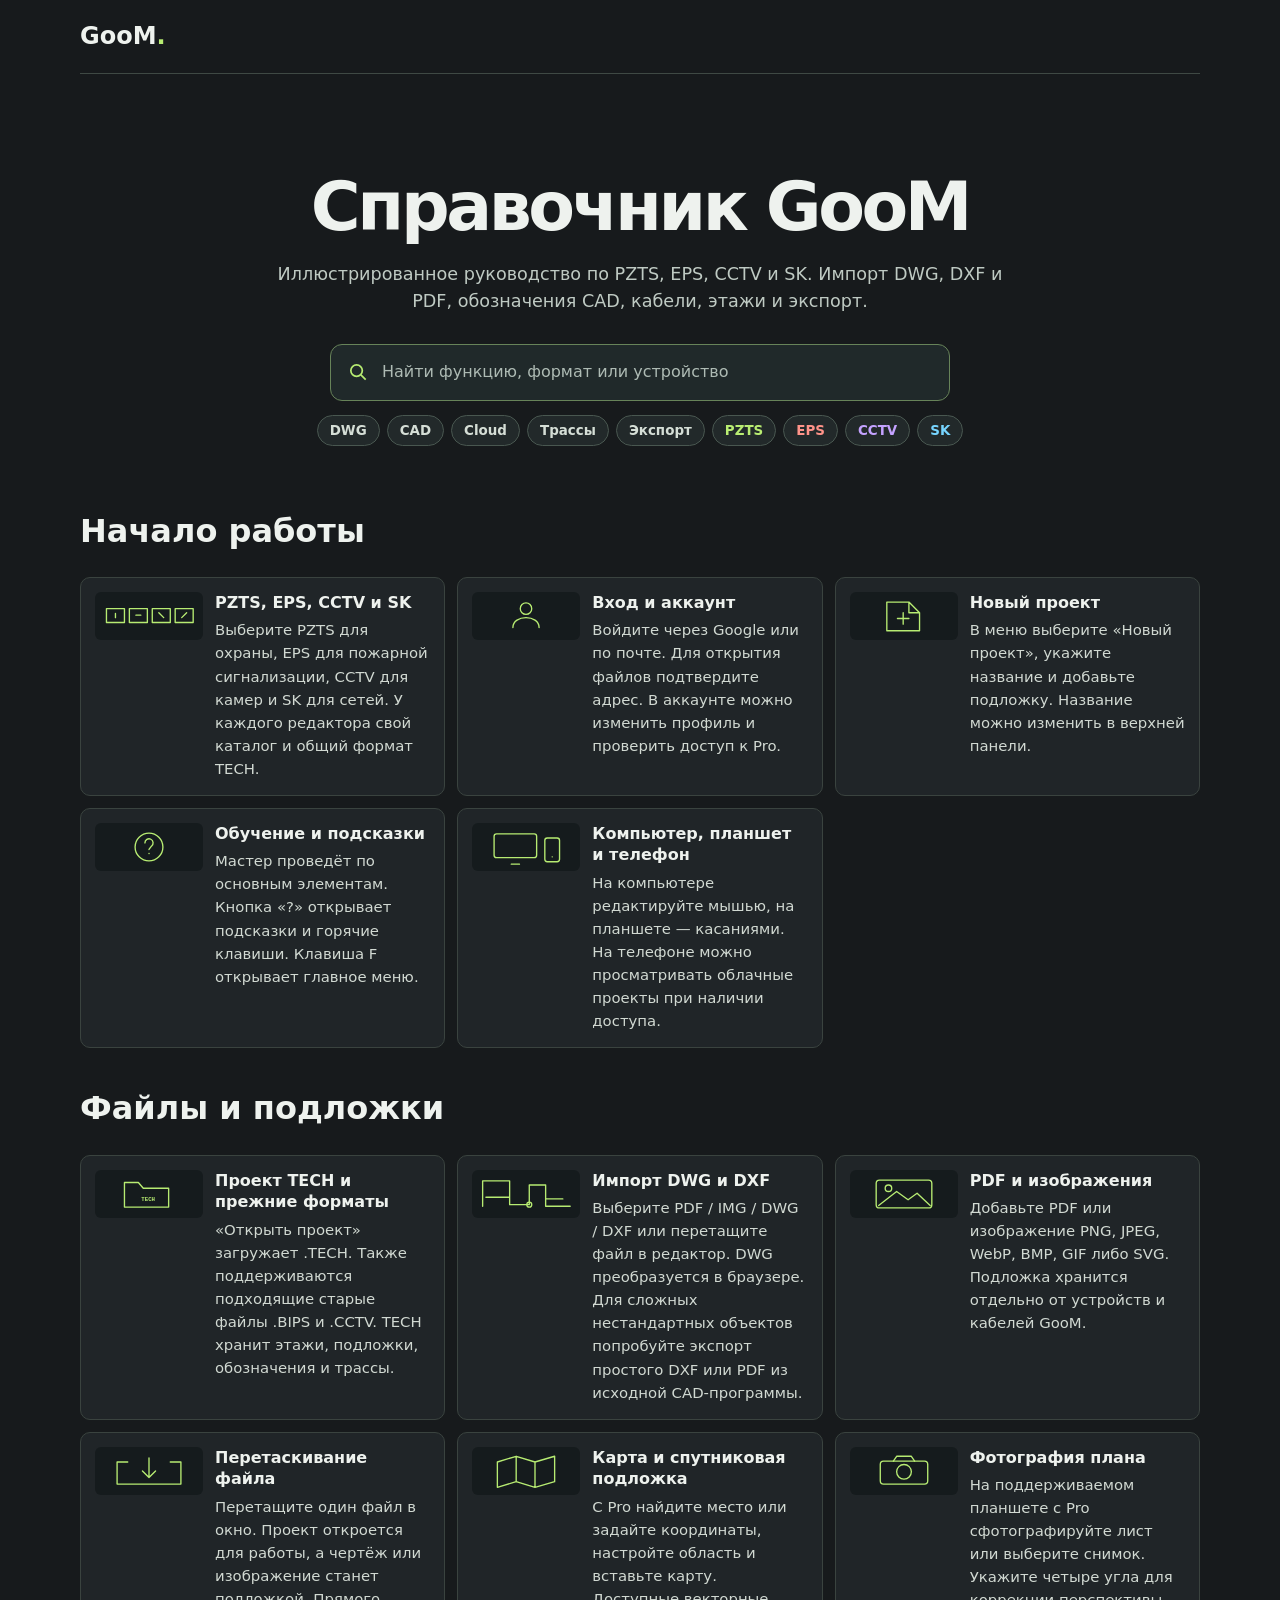
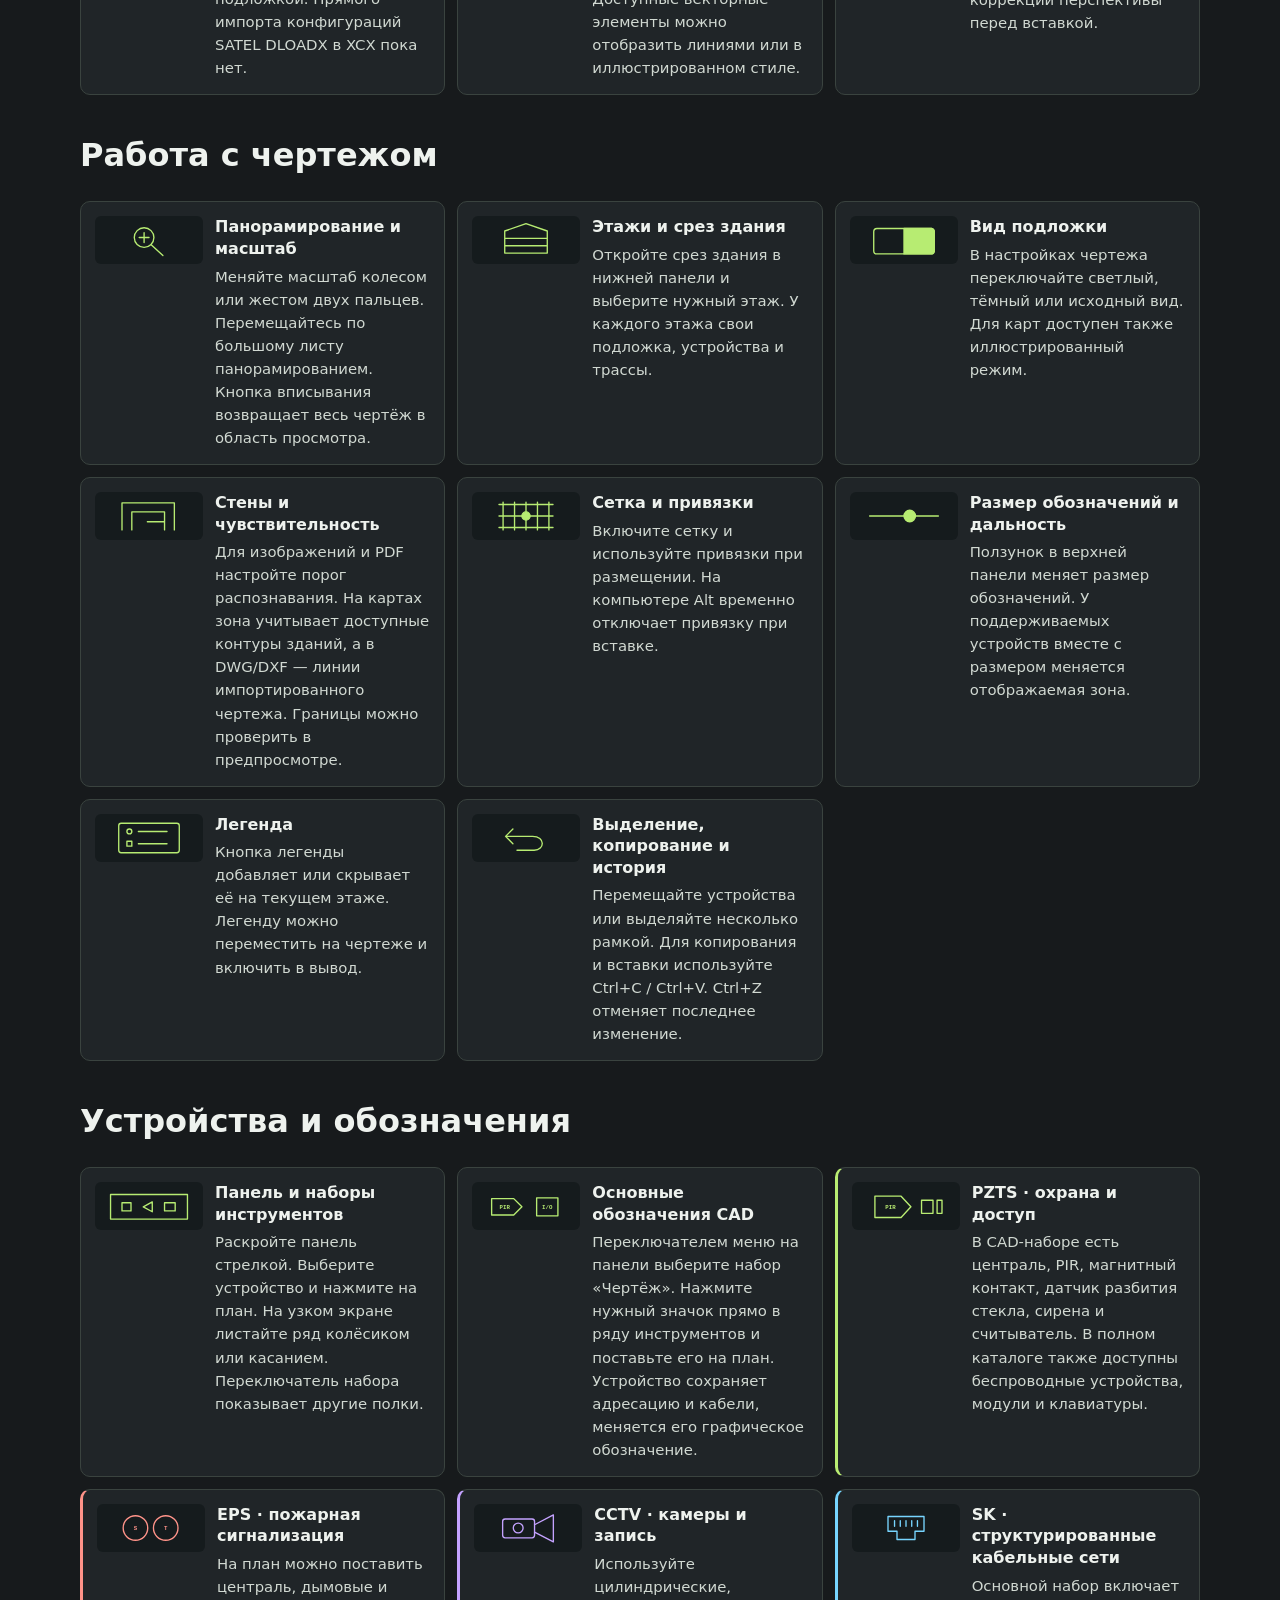
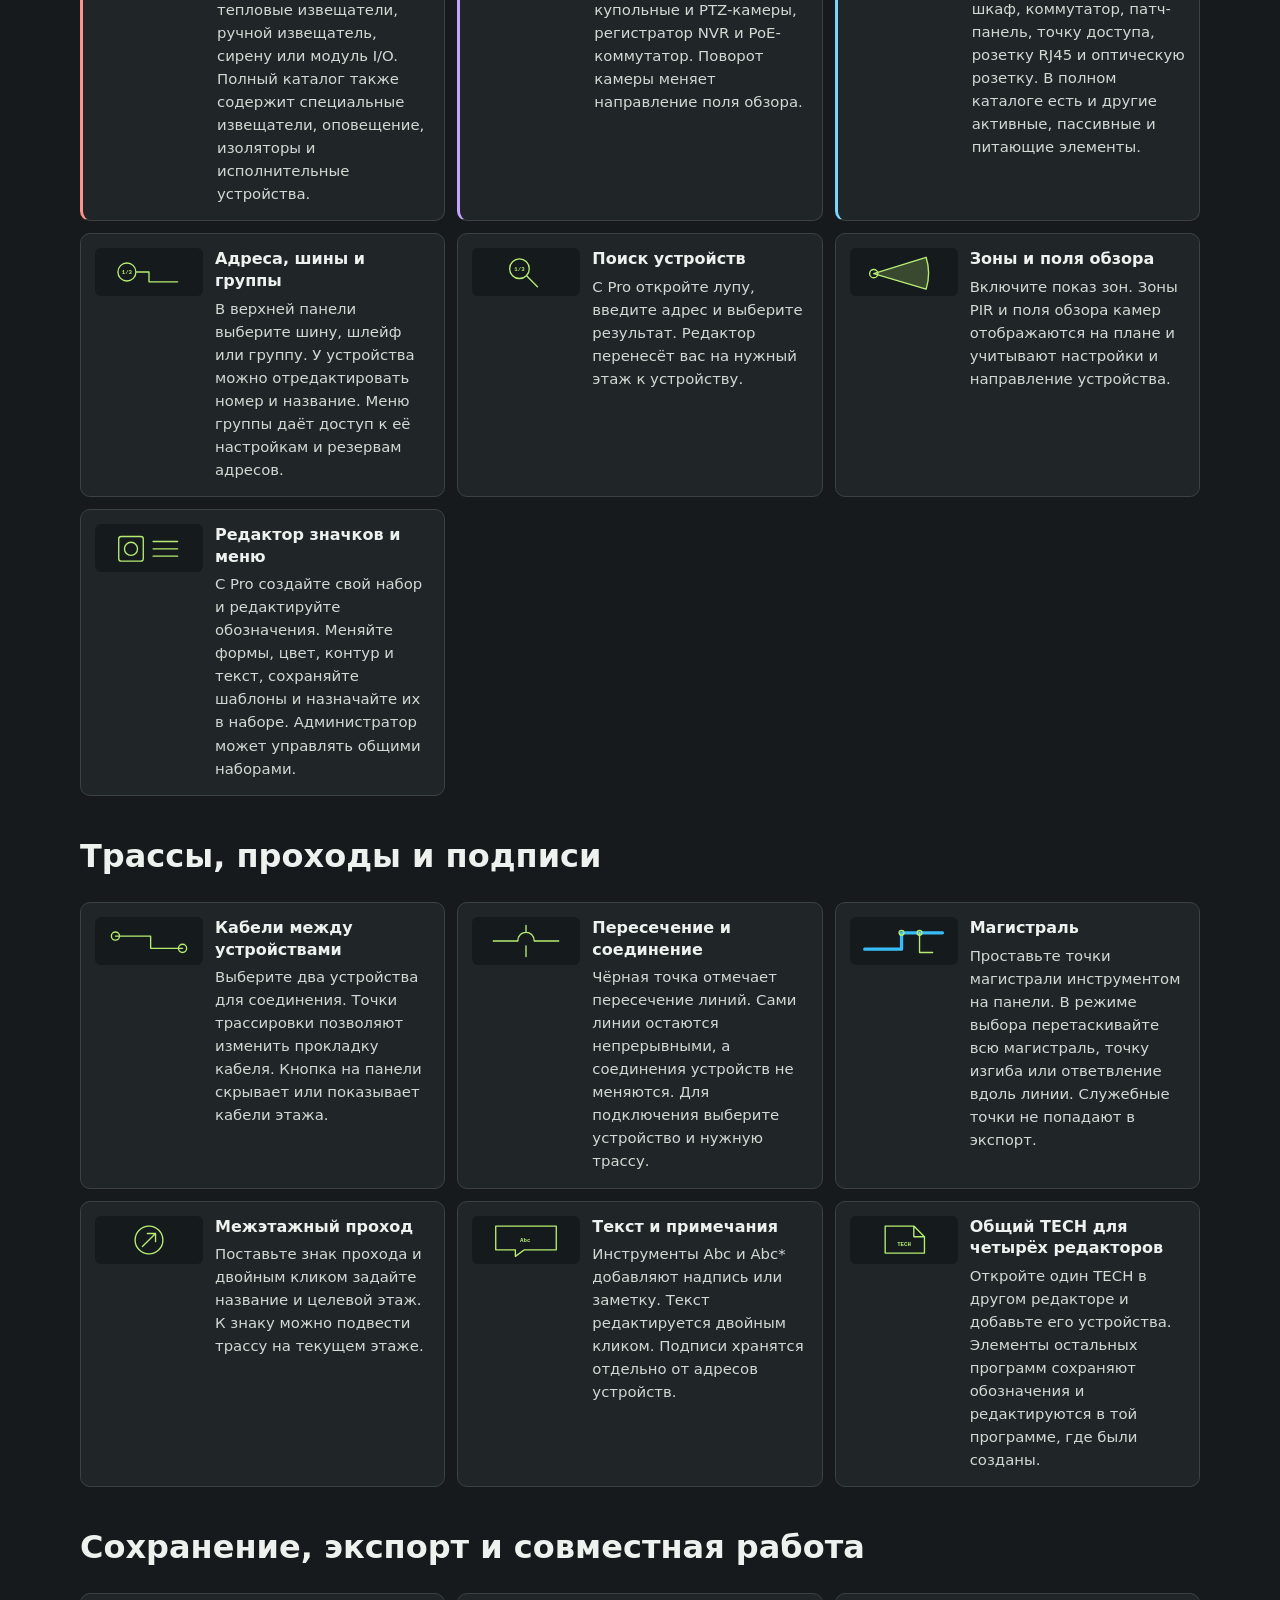
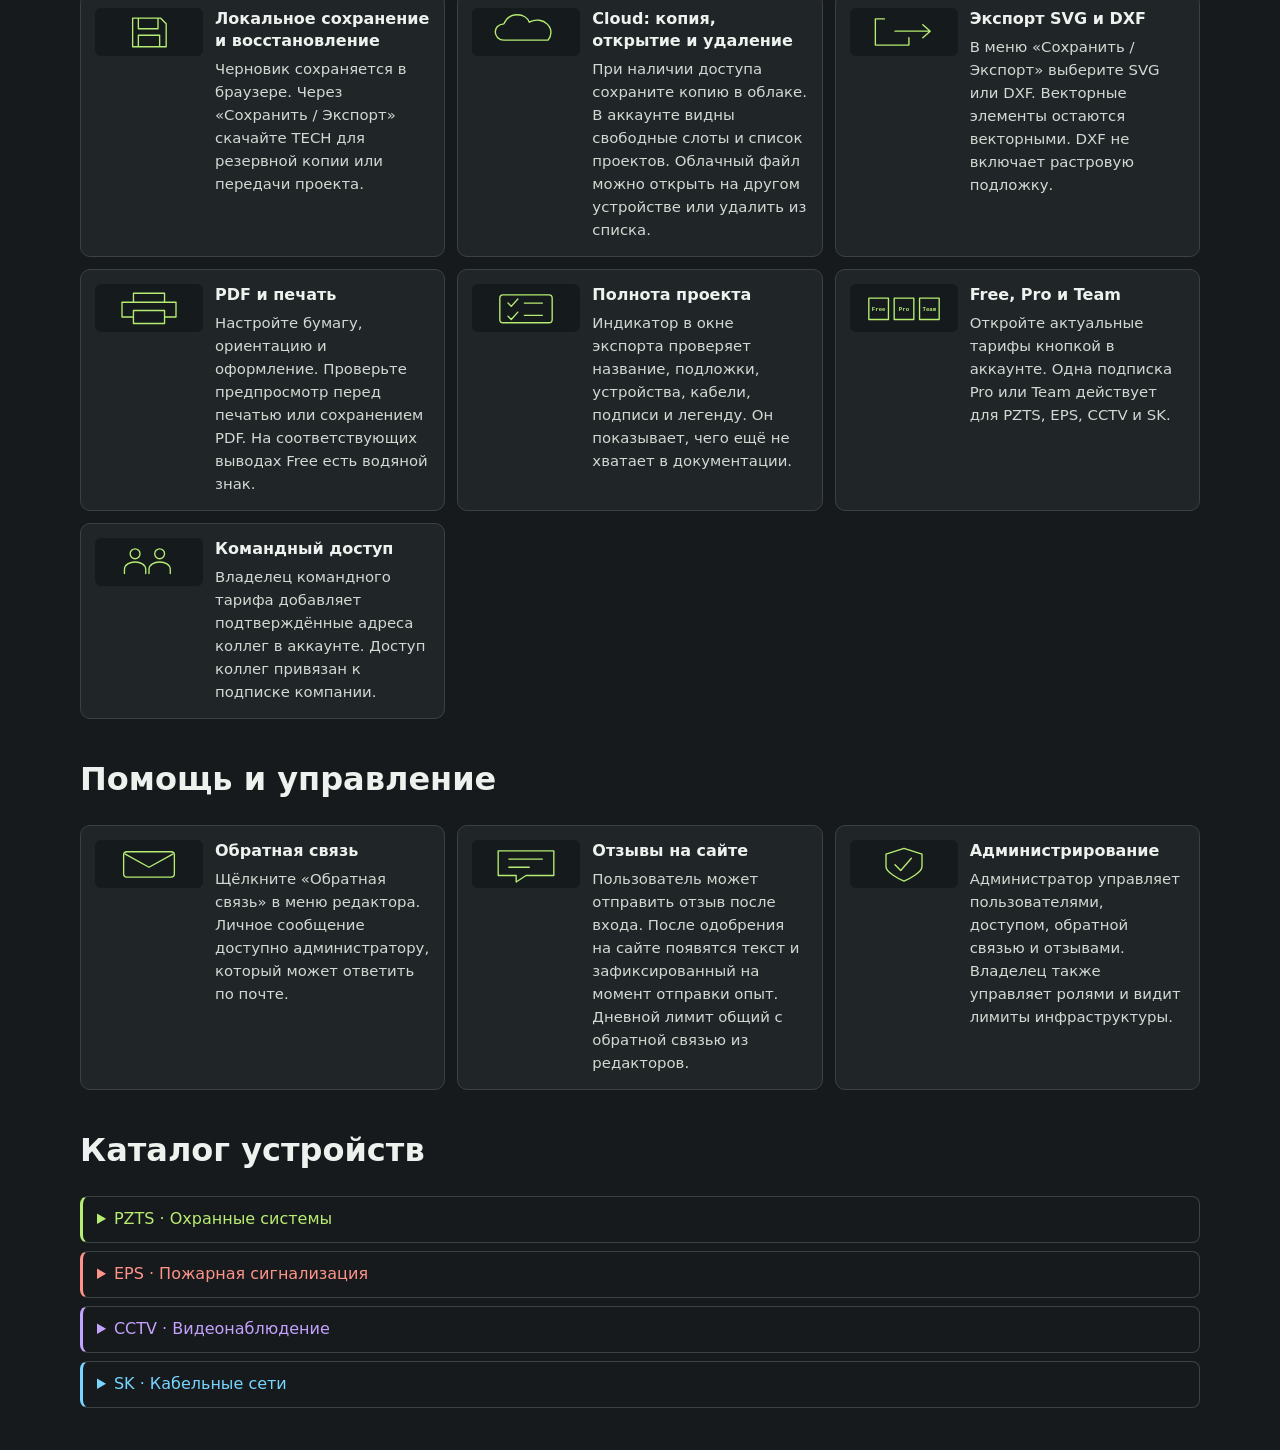
<file: guide/ru/index.html>
<!doctype html>
<html lang="ru"><head><meta charset="utf-8"><meta name="viewport" content="width=device-width,initial-scale=1">
<title>Справочник GooM | PZTS, EPS, CCTV, SK</title><meta name="description" content="Иллюстрированное руководство по PZTS, EPS, CCTV и SK. Импорт DWG, DXF и PDF, обозначения CAD, кабели, этажи и экспорт.">
<meta property="og:title" content="Справочник GooM"><meta property="og:description" content="Иллюстрированное руководство по PZTS, EPS, CCTV и SK. Импорт DWG, DXF и PDF, обозначения CAD, кабели, этажи и экспорт."><meta property="og:url" content="https://goom.cz/guide/ru/">
<link rel="canonical" href="https://goom.cz/guide/ru/"><link rel="alternate" hreflang="cs" href="https://goom.cz/guide/"><link rel="alternate" hreflang="ru" href="https://goom.cz/guide/ru/">
<meta name="theme-color" content="#171a1c"><link rel="icon" href="/Logosite.png"><link rel="stylesheet" href="/guide/guide.css?v=20261125-polish-14"><script src="/guide/search.js?v=20261125-polish-14" defer></script>
</head><body><header><a class="brand" href="/?lang=ru">GooM<span>.</span></a></header>
<main><div class="intro"><h1>Справочник GooM</h1><p>Иллюстрированное руководство по PZTS, EPS, CCTV и SK. Импорт DWG, DXF и PDF, обозначения CAD, кабели, этажи и экспорт.</p><label for="guideSearch" class="visually-hidden">Поиск по справочнику</label>
<div class="search-field"><svg viewBox="0 0 24 24" aria-hidden="true"><circle cx="10" cy="10" r="6"/><path d="m14.5 14.5 5 5"/></svg><input id="guideSearch" type="search" placeholder="Найти функцию, формат или устройство"></div>
<div class="quick-tags" role="group" aria-label="Быстрый поиск"><button type="button" data-term="DWG" aria-pressed="false">DWG</button><button type="button" data-term="CAD" aria-pressed="false">CAD</button><button type="button" data-term="Cloud" aria-pressed="false">Cloud</button><button type="button" data-term="трасс" aria-pressed="false">Трассы</button><button type="button" data-term="экспорт" aria-pressed="false">Экспорт</button><button type="button" data-program="pzts" data-term="PZTS" aria-pressed="false">PZTS</button><button type="button" data-program="eps" data-term="EPS" aria-pressed="false">EPS</button><button type="button" data-program="cctv" data-term="CCTV" aria-pressed="false">CCTV</button><button type="button" data-program="sk" data-term="SK" aria-pressed="false">SK</button></div><p id="guideEmpty" hidden role="status">Ничего не найдено.</p></div>
<section id="start"><h2>Начало работы</h2><div class="topics"><article id="editors"><svg viewBox="0 0 132 52" aria-hidden="true"><path d="M14 17h22v17H14zM42 17h22v17H42zM70 17h22v17H70zM98 17h22v17H98z"/><path d="M25 23v5m25-3h6m22-3 6 6m22 0 6-6"/></svg><div><h3>PZTS, EPS, CCTV и SK</h3><p>Выберите PZTS для охраны, EPS для пожарной сигнализации, CCTV для камер и SK для сетей. У каждого редактора свой каталог и общий формат TECH.</p></div></article>
<article id="account"><svg viewBox="0 0 132 52" aria-hidden="true"><circle cx="66" cy="17" r="7"/><path d="M50 40c0-16 32-16 32 0"/></svg><div><h3>Вход и аккаунт</h3><p>Войдите через Google или по почте. Для открытия файлов подтвердите адрес. В аккаунте можно изменить профиль и проверить доступ к Pro.</p></div></article>
<article id="project"><svg viewBox="0 0 132 52" aria-hidden="true"><path d="M45 9h27l13 13v22H45zM72 9v13h13M58 29h14m-7-7v14"/></svg><div><h3>Новый проект</h3><p>В меню выберите «Новый проект», укажите название и добавьте подложку. Название можно изменить в верхней панели.</p></div></article>
<article id="welcome"><svg viewBox="0 0 132 52" aria-hidden="true"><circle cx="66" cy="26" r="17"/><path d="M61 21a5 5 0 1 1 8 4l-3 4m0 5h.1"/></svg><div><h3>Обучение и подсказки</h3><p>Мастер проведёт по основным элементам. Кнопка «?» открывает подсказки и горячие клавиши. Клавиша F открывает главное меню.</p></div></article>
<article id="device"><svg viewBox="0 0 132 52" aria-hidden="true"><rect x="27" y="10" width="52" height="29" rx="3"/><rect x="89" y="15" width="18" height="29" rx="3"/><path d="M48 47h10m40-9h.1"/></svg><div><h3>Компьютер, планшет и телефон</h3><p>На компьютере редактируйте мышью, на планшете — касаниями. На телефоне можно просматривать облачные проекты при наличии доступа.</p></div></article></div></section>
<section id="formats"><h2>Файлы и подложки</h2><div class="topics"><article id="tech"><svg viewBox="0 0 132 52" aria-hidden="true"><path d="M36 12h17l6 7h31v23H36z"/><text x="65" y="34">TECH</text></svg><div><h3>Проект TECH и прежние форматы</h3><p>«Открыть проект» загружает .TECH. Также поддерживаются подходящие старые файлы .BIPS и .CCTV. TECH хранит этажи, подложки, обозначения и трассы.</p></div></article>
<article id="dwg"><svg viewBox="0 0 132 52" aria-hidden="true"><path d="M13 41V10h33v29h24V15h20v26h30M17 30h29m45 2h20"/><circle cx="70" cy="39" r="3"/></svg><div><h3>Импорт DWG и DXF</h3><p>Выберите PDF / IMG / DWG / DXF или перетащите файл в редактор. DWG преобразуется в браузере. Для сложных нестандартных объектов попробуйте экспорт простого DXF или PDF из исходной CAD-программы.</p></div></article>
<article id="pdf"><svg viewBox="0 0 132 52" aria-hidden="true"><rect x="32" y="9" width="68" height="34" rx="4"/><circle cx="47" cy="19" r="4"/><path d="m35 40 22-17 14 10 11-8 16 15"/></svg><div><h3>PDF и изображения</h3><p>Добавьте PDF или изображение PNG, JPEG, WebP, BMP, GIF либо SVG. Подложка хранится отдельно от устройств и кабелей GooM.</p></div></article>
<article id="drop"><svg viewBox="0 0 132 52" aria-hidden="true"><path d="M40 15H27v27h78V15H92m-26-5v24m-8-8 8 8 8-8"/></svg><div><h3>Перетаскивание файла</h3><p>Перетащите один файл в окно. Проект откроется для работы, а чертёж или изображение станет подложкой. Прямого импорта конфигураций SATEL DLOADX в XCX пока нет.</p></div></article>
<article id="map"><svg viewBox="0 0 132 52" aria-hidden="true"><path d="m31 15 23-7 23 7 24-7v31l-24 7-23-7-23 7zM54 8v31m23-24v31"/></svg><div><h3>Карта и спутниковая подложка</h3><p>С Pro найдите место или задайте координаты, настройте область и вставьте карту. Доступные векторные элементы можно отобразить линиями или в иллюстрированном стиле.</p></div></article>
<article id="photo"><svg viewBox="0 0 132 52" aria-hidden="true"><rect x="37" y="14" width="58" height="28" rx="4"/><path d="M53 14l4-6h18l4 6"/><circle cx="66" cy="27" r="9"/></svg><div><h3>Фотография плана</h3><p>На поддерживаемом планшете с Pro сфотографируйте лист или выберите снимок. Укажите четыре угла для коррекции перспективы перед вставкой.</p></div></article></div></section>
<section id="workspace"><h2>Работа с чертежом</h2><div class="topics"><article id="zoom"><svg viewBox="0 0 132 52" aria-hidden="true"><circle cx="60" cy="23" r="12"/><path d="m69 32 14 13M54 23h12m-6-6v12"/></svg><div><h3>Панорамирование и масштаб</h3><p>Меняйте масштаб колесом или жестом двух пальцев. Перемещайтесь по большому листу панорамированием. Кнопка вписывания возвращает весь чертёж в область просмотра.</p></div></article>
<article id="floors"><svg viewBox="0 0 132 52" aria-hidden="true"><path d="M40 42V15L66 6l26 9v27zM40 24h52M40 33h52"/></svg><div><h3>Этажи и срез здания</h3><p>Откройте срез здания в нижней панели и выберите нужный этаж. У каждого этажа свои подложка, устройства и трассы.</p></div></article>
<article id="theme"><svg viewBox="0 0 132 52" aria-hidden="true"><rect x="29" y="12" width="74" height="31" rx="4"/><path fill="currentColor" d="M66 12h34l3 3v25l-3 3H66z"/></svg><div><h3>Вид подложки</h3><p>В настройках чертежа переключайте светлый, тёмный или исходный вид. Для карт доступен также иллюстрированный режим.</p></div></article>
<article id="walls"><svg viewBox="0 0 132 52" aria-hidden="true"><path d="M33 43V10h64v33M45 43V21h40v22m-21-10h21"/></svg><div><h3>Стены и чувствительность</h3><p>Для изображений и PDF настройте порог распознавания. На картах зона учитывает доступные контуры зданий, а в DWG/DXF — линии импортированного чертежа. Границы можно проверить в предпросмотре.</p></div></article>
<article id="grid"><svg viewBox="0 0 132 52" aria-hidden="true"><path d="M38 9v34m14-34v34m14-34v34m14-34v34m14-34v34M33 12h66M33 26h66M33 40h66"/><circle cx="66" cy="26" r="5" fill="#b7ec72"/></svg><div><h3>Сетка и привязки</h3><p>Включите сетку и используйте привязки при размещении. На компьютере Alt временно отключает привязку при вставке.</p></div></article>
<article id="size"><svg viewBox="0 0 132 52" aria-hidden="true"><path d="M24 26h84"/><circle cx="73" cy="26" r="7" fill="#b7ec72"/></svg><div><h3>Размер обозначений и дальность</h3><p>Ползунок в верхней панели меняет размер обозначений. У поддерживаемых устройств вместе с размером меняется отображаемая зона.</p></div></article>
<article id="legend"><svg viewBox="0 0 132 52" aria-hidden="true"><rect x="29" y="8" width="74" height="36" rx="3"/><circle cx="42" cy="18" r="3"/><path d="M53 18h35M39 30h6v6h-6zM53 33h35"/></svg><div><h3>Легенда</h3><p>Кнопка легенды добавляет или скрывает её на текущем этаже. Легенду можно переместить на чертеже и включить в вывод.</p></div></article>
<article id="history"><svg viewBox="0 0 132 52" aria-hidden="true"><path d="M41 24h33c16 0 15 17 2 17H55M41 24l9-9m-9 9 9 9"/></svg><div><h3>Выделение, копирование и история</h3><p>Перемещайте устройства или выделяйте несколько рамкой. Для копирования и вставки используйте Ctrl+C / Ctrl+V. Ctrl+Z отменяет последнее изменение.</p></div></article></div></section>
<section id="symbols"><h2>Устройства и обозначения</h2><div class="topics"><article id="palette"><svg viewBox="0 0 132 52" aria-hidden="true"><path d="M19 12h94v30H19zM33 22h11v10H33zm26 5 11-6v12zm26-5h13v10H85z"/></svg><div><h3>Панель и наборы инструментов</h3><p>Раскройте панель стрелкой. Выберите устройство и нажмите на план. На узком экране листайте ряд колёсиком или касанием. Переключатель набора показывает другие полки.</p></div></article>
<article id="cad"><svg viewBox="0 0 132 52" aria-hidden="true"><path d="M24 17h27l10 10-10 10H24zM79 16h26v22H79z"/><text x="40" y="30">PIR</text><text x="92" y="30">I/O</text></svg><div><h3>Основные обозначения CAD</h3><p>Переключателем меню на панели выберите набор «Чертёж». Нажмите нужный значок прямо в ряду инструментов и поставьте его на план. Устройство сохраняет адресацию и кабели, меняется его графическое обозначение.</p></div></article>
<article id="pzts" data-program="pzts"><svg viewBox="0 0 132 52" aria-hidden="true"><path d="M28 14h32l12 13-12 13H28zM85 19h14v16H85zm19 0h6v16h-6z"/><text x="47" y="30">PIR</text></svg><div><h3>PZTS · охрана и доступ</h3><p>В CAD-наборе есть централь, PIR, магнитный контакт, датчик разбития стекла, сирена и считыватель. В полном каталоге также доступны беспроводные устройства, модули и клавиатуры.</p></div></article>
<article id="eps" data-program="eps"><svg viewBox="0 0 132 52" aria-hidden="true"><circle cx="47" cy="26" r="15"/><circle cx="84" cy="26" r="15"/><text x="47" y="29">S</text><text x="84" y="29">T</text></svg><div><h3>EPS · пожарная сигнализация</h3><p>На план можно поставить централь, дымовые и тепловые извещатели, ручной извещатель, сирену или модуль I/O. Полный каталог также содержит специальные извещатели, оповещение, изоляторы и исполнительные устройства.</p></div></article>
<article id="cctv" data-program="cctv"><svg viewBox="0 0 132 52" aria-hidden="true"><rect x="35" y="15" width="39" height="23" rx="3"/><path d="m74 22 23-12v33L74 31"/><circle cx="54" cy="26" r="6"/></svg><div><h3>CCTV · камеры и запись</h3><p>Используйте цилиндрические, купольные и PTZ-камеры, регистратор NVR и PoE-коммутатор. Поворот камеры меняет направление поля обзора.</p></div></article>
<article id="sk" data-program="sk"><svg viewBox="0 0 132 52" aria-hidden="true"><path d="M44 12h44v18H77v10H55V30H44zM52 17v7m7-7v7m7-7v7m7-7v7m7-7v7"/></svg><div><h3>SK · структурированные кабельные сети</h3><p>Основной набор включает шкаф, коммутатор, патч-панель, точку доступа, розетку RJ45 и оптическую розетку. В полном каталоге есть и другие активные, пассивные и питающие элементы.</p></div></article>
<article id="address"><svg viewBox="0 0 132 52" aria-hidden="true"><circle cx="39" cy="26" r="11"/><path d="M51 26h15v12h35"/><text x="39" y="29">1/3</text></svg><div><h3>Адреса, шины и группы</h3><p>В верхней панели выберите шину, шлейф или группу. У устройства можно отредактировать номер и название. Меню группы даёт доступ к её настройкам и резервам адресов.</p></div></article>
<article id="search"><svg viewBox="0 0 132 52" aria-hidden="true"><circle cx="58" cy="22" r="12"/><path d="m67 31 13 13"/><text x="58" y="25">1/3</text></svg><div><h3>Поиск устройств</h3><p>С Pro откройте лупу, введите адрес и выберите результат. Редактор перенесёт вас на нужный этаж к устройству.</p></div></article>
<article id="coverage"><svg viewBox="0 0 132 52" aria-hidden="true"><path fill="#b7ec7238" d="m29 28 64-20a64 64 0 0 1 0 39z"/><circle cx="29" cy="28" r="5"/></svg><div><h3>Зоны и поля обзора</h3><p>Включите показ зон. Зоны PIR и поля обзора камер отображаются на плане и учитывают настройки и направление устройства.</p></div></article>
<article id="icon"><svg viewBox="0 0 132 52" aria-hidden="true"><rect x="29" y="12" width="30" height="30" rx="3"/><circle cx="44" cy="27" r="8"/><path d="M71 18h30M71 27h30M71 36h30"/></svg><div><h3>Редактор значков и меню</h3><p>С Pro создайте свой набор и редактируйте обозначения. Меняйте формы, цвет, контур и текст, сохраняйте шаблоны и назначайте их в наборе. Администратор может управлять общими наборами.</p></div></article></div></section>
<section id="routes"><h2>Трассы, проходы и подписи</h2><div class="topics"><article id="wire"><svg viewBox="0 0 132 52" aria-hidden="true"><path d="M25 20h43v15h39"/><circle cx="25" cy="20" r="5"/><circle cx="107" cy="35" r="5"/></svg><div><h3>Кабели между устройствами</h3><p>Выберите два устройства для соединения. Точки трассировки позволяют изменить прокладку кабеля. Кнопка на панели скрывает или показывает кабели этажа.</p></div></article>
<article id="cross"><svg viewBox="0 0 132 52" aria-hidden="true"><path d="M26 26h30c0-14 20-14 20 0h30M66 7v8m0 17v13"/></svg><div><h3>Пересечение и соединение</h3><p>Чёрная точка отмечает пересечение линий. Сами линии остаются непрерывными, а соединения устройств не меняются. Для подключения выберите устройство и нужную трассу.</p></div></article>
<article id="trunk"><svg viewBox="0 0 132 52" aria-hidden="true"><path stroke="#38bdf8" stroke-width="4" d="M18 36h45V16h50"/><path d="M85 16v24h16"/><circle cx="63" cy="16" r="3"/><circle cx="85" cy="16" r="3"/></svg><div><h3>Магистраль</h3><p>Проставьте точки магистрали инструментом на панели. В режиме выбора перетаскивайте всю магистраль, точку изгиба или ответвление вдоль линии. Служебные точки не попадают в экспорт.</p></div></article>
<article id="passage"><svg viewBox="0 0 132 52" aria-hidden="true"><circle cx="66" cy="26" r="17"/><path d="m58 34 16-16m-10 0h10v10"/></svg><div><h3>Межэтажный проход</h3><p>Поставьте знак прохода и двойным кликом задайте название и целевой этаж. К знаку можно подвести трассу на текущем этаже.</p></div></article>
<article id="notes"><svg viewBox="0 0 132 52" aria-hidden="true"><path d="M29 9h74v29H64l-11 8v-8H29z"/><text x="65" y="28">Abc</text></svg><div><h3>Текст и примечания</h3><p>Инструменты Abc и Abc* добавляют надпись или заметку. Текст редактируется двойным кликом. Подписи хранятся отдельно от адресов устройств.</p></div></article>
<article id="mixed"><svg viewBox="0 0 132 52" aria-hidden="true"><path d="M43 9h35l13 13v20H43zM78 9v13h13"/><text x="66" y="33">TECH</text></svg><div><h3>Общий TECH для четырёх редакторов</h3><p>Откройте один TECH в другом редакторе и добавьте его устройства. Элементы остальных программ сохраняют обозначения и редактируются в той программе, где были созданы.</p></div></article></div></section>
<section id="output"><h2>Сохранение, экспорт и совместная работа</h2><div class="topics"><article id="save"><svg viewBox="0 0 132 52" aria-hidden="true"><path d="M46 9h34l7 7v28H46zM53 9v13h24V9m-24 35V30h26v14"/></svg><div><h3>Локальное сохранение и восстановление</h3><p>Черновик сохраняется в браузере. Через «Сохранить / Экспорт» скачайте TECH для резервной копии или передачи проекта.</p></div></article>
<article id="cloud"><svg viewBox="0 0 132 52" aria-hidden="true"><path d="M39 36c-13 0-15-19 0-20 7-16 27-13 31-2 17-9 34 8 23 22z"/></svg><div><h3>Cloud: копия, открытие и удаление</h3><p>При наличии доступа сохраните копию в облаке. В аккаунте видны свободные слоты и список проектов. Облачный файл можно открыть на другом устройстве или удалить из списка.</p></div></article>
<article id="export"><svg viewBox="0 0 132 52" aria-hidden="true"><path d="M42 10H31v32h41v-9m-17-8h43m-9-8 9 8-9 8"/></svg><div><h3>Экспорт SVG и DXF</h3><p>В меню «Сохранить / Экспорт» выберите SVG или DXF. Векторные элементы остаются векторными. DXF не включает растровую подложку.</p></div></article>
<article id="print"><svg viewBox="0 0 132 52" aria-hidden="true"><path d="M47 19V8h38v11M47 37H33V19h66v18H85M47 29h38v16H47z"/></svg><div><h3>PDF и печать</h3><p>Настройте бумагу, ориентацию и оформление. Проверьте предпросмотр перед печатью или сохранением PDF. На соответствующих выводах Free есть водяной знак.</p></div></article>
<article id="check"><svg viewBox="0 0 132 52" aria-hidden="true"><rect x="34" y="10" width="64" height="34" rx="4"/><path d="m44 20 4 4 8-9m-12 21 4 4 8-9m8-11h22M64 35h22"/></svg><div><h3>Полнота проекта</h3><p>Индикатор в окне экспорта проверяет название, подложки, устройства, кабели, подписи и легенду. Он показывает, чего ещё не хватает в документации.</p></div></article>
<article id="plans"><svg viewBox="0 0 132 52" aria-hidden="true"><path d="M23 14h24v26H23zM54 14h24v26H54zM85 14h24v26H85z"/><text x="35" y="30">Free</text><text x="66" y="30">Pro</text><text x="97" y="30">Team</text></svg><div><h3>Free, Pro и Team</h3><p>Откройте актуальные тарифы кнопкой в аккаунте. Одна подписка Pro или Team действует для PZTS, EPS, CCTV и SK.</p></div></article>
<article id="team"><svg viewBox="0 0 132 52" aria-hidden="true"><circle cx="49" cy="16" r="6"/><circle cx="79" cy="16" r="6"/><path d="M36 40v-5c0-12 26-12 26 0v5m4 0v-5c0-12 26-12 26 0v5"/></svg><div><h3>Командный доступ</h3><p>Владелец командного тарифа добавляет подтверждённые адреса коллег в аккаунте. Доступ коллег привязан к подписке компании.</p></div></article></div></section>
<section id="community"><h2>Помощь и управление</h2><div class="topics"><article id="feedback"><svg viewBox="0 0 132 52" aria-hidden="true"><rect x="35" y="11" width="62" height="31" rx="4"/><path d="m37 14 29 16 29-16"/></svg><div><h3>Обратная связь</h3><p>Щёлкните «Обратная связь» в меню редактора. Личное сообщение доступно администратору, который может ответить по почте.</p></div></article>
<article id="reviews"><svg viewBox="0 0 132 52" aria-hidden="true"><path d="M32 10h68v30H66l-12 8v-8H32zM45 20h41M45 30h25"/></svg><div><h3>Отзывы на сайте</h3><p>Пользователь может отправить отзыв после входа. После одобрения на сайте появятся текст и зафиксированный на момент отправки опыт. Дневной лимит общий с обратной связью из редакторов.</p></div></article>
<article id="admin"><svg viewBox="0 0 132 52" aria-hidden="true"><path d="M66 7l22 7v15c0 7-15 15-22 18-7-3-22-11-22-18V14zM55 27l7 7 13-15"/></svg><div><h3>Администрирование</h3><p>Администратор управляет пользователями, доступом, обратной связью и отзывами. Владелец также управляет ролями и видит лимиты инфраструктуры.</p></div></article></div></section><section id="catalog"><h2>Каталог устройств</h2><details data-program="pzts"><summary>PZTS · Охранные системы</summary><ul><li><b>PANEL</b> Охранная централь</li><li><b>EXPANDER</b> Расширитель зон и выходов</li><li><b>ABAX</b> Беспроводной модуль ABAX2</li><li><b>KEYPAD</b> Клавиатура</li><li><b>PIR</b> Датчик движения PIR</li><li><b>PIR WL</b> Беспроводной датчик движения PIR</li><li><b>MAGNET</b> Магнитный контакт</li><li><b>MAGNET WL</b> Беспроводной магнитный контакт</li><li><b>GLASSBREAK</b> Датчик разбития стекла</li><li><b>PANIC</b> Тревожная кнопка</li><li><b>SIREN</b> Сирена</li><li><b>ACS MODULE</b> Модуль контроля доступа</li><li><b>ACS READER</b> Считыватель</li><li><b>SMOKE</b> Дымовой извещатель</li></ul></details>
<details data-program="eps"><summary>EPS · Пожарная сигнализация</summary><ul><li><b>EPS</b> Пожарная централь</li><li><b>S</b> Оптический дымовой извещатель</li><li><b>T</b> Тепловой максимальный извещатель</li><li><b>ΔT</b> Тепловой дифференциальный извещатель</li><li><b>ST</b> Комбинированный дымовой / тепловой</li><li><b>CO</b> Мультисенсорный пожарный с CO</li><li><b>IR</b> Инфракрасный извещатель пламени</li><li><b>UV</b> Ультрафиолетовый извещатель пламени</li><li><b>IU</b> Комбинированный извещатель пламени IR / UV</li><li><b>TX</b> Линейный дымовой — передатчик</li><li><b>RX</b> Линейный дымовой — приёмник</li><li><b>R</b> Отражатель линейного извещателя</li><li><b>ASD</b> Аспирационный дымовой извещатель</li><li><b>DUCT</b> Канальный дымовой извещатель</li><li><b>LHD</b> Линейный тепловой извещатель</li><li><b>M</b> Ручной пожарный извещатель</li><li><b>SIR</b> Пожарный звуковой оповещатель</li><li><b>VAD</b> Световой пожарный оповещатель</li><li><b>AV</b> Светозвуковой оповещатель</li><li><b>VA</b> Речевой пожарный оповещатель</li><li><b>LED</b> Выносной индикатор</li><li><b>IN</b> Модуль контроля входов</li><li><b>OUT</b> Модуль управления выходами</li><li><b>I/O</b> Входной / выходной модуль</li><li><b>REL</b> Релейный модуль</li><li><b>ISO</b> Изолятор короткого замыкания</li><li><b>PSU</b> Источник резервированного питания</li><li><b>REP</b> Выносная панель пожарной сигнализации</li><li><b>DH</b> Удерживающий магнит пожарной двери</li><li><b>FD</b> Управление противопожарным клапаном</li><li><b>EXT</b> Прибор управления пожаротушением</li></ul></details>
<details data-program="cctv"><summary>CCTV · Видеонаблюдение</summary><ul><li><b>C</b> Цилиндрическая камера</li><li><b>D</b> Купольная камера</li><li><b>PTZ</b> Поворотная PTZ-камера</li><li><b>NVR</b> Сетевой видеорегистратор</li><li><b>PoE</b> Коммутатор PoE</li><li><b>ACS</b> Видеозвонок</li><li><b>ACS</b> Считыватель карт</li><li><b>ANT</b> Антенна</li><li><b>RX</b> Приёмник сигнала</li></ul></details>
<details data-program="sk"><summary>SK · Кабельные сети</summary><ul><li><b>RACK</b> Сетевой шкаф</li><li><b>RTR</b> Маршрутизатор</li><li><b>FW</b> Межсетевой экран</li><li><b>SW</b> Коммутатор</li><li><b>PoE</b> PoE-коммутатор</li><li><b>CORE</b> Магистральный коммутатор</li><li><b>PP</b> Медная патч-панель</li><li><b>ODF</b> Оптический кросс</li><li><b>MC</b> Оптический медиаконвертер</li><li><b>ONT</b> Оптический терминал ONT</li><li><b>MDM</b> Интернет-модем</li><li><b>AP</b> Точка доступа Wi-Fi</li><li><b>MESH</b> Узел Mesh Wi-Fi</li><li><b>PTP</b> Беспроводной мост</li><li><b>ANT</b> Наружная сетевая антенна</li><li><b>RJ45</b> Сетевая розетка RJ45</li><li><b>2×RJ</b> Двойная сетевая розетка</li><li><b>FO</b> Оптическая розетка</li><li><b>FB</b> Напольный сетевой лючок</li><li><b>CP</b> Консолидационная точка</li><li><b>SRV</b> Сервер</li><li><b>NAS</b> Сетевое хранилище NAS</li><li><b>UPS</b> Источник бесперебойного питания</li><li><b>PDU</b> Блок распределения питания</li><li><b>PC</b> Рабочая станция</li><li><b>PRN</b> Сетевой принтер</li><li><b>VoIP</b> IP-телефон</li><li><b>WAN</b> Ввод интернет-провайдера</li><li><b>WLC</b> Контроллер Wi-Fi</li><li><b>SPL</b> Пассивный оптический разветвитель</li><li><b>SPLICE</b> Оптическая соединительная муфта</li></ul></details></section></main>
</body></html>
</file>
<file: guide/guide.css>
:root { color-scheme: dark; font: 16px/1.55 system-ui, sans-serif; background: #171a1c; color: #eef2ee; }
* { box-sizing: border-box; }
body { margin: 0; }
a { color: #bee98a; text-underline-offset: .2em; }
header { width: min(1120px, 100% - 36px); margin-inline: auto; padding-block: 18px; display: flex; align-items: center; }
header { border-bottom: 1px solid #3f4944; }
header .brand { font-size: 1.5rem; font-weight: 800; color: #eef2ee; text-decoration: none; }
header .brand span { color: #b7ec72; }
main { width: min(1120px, 100% - 36px); margin-inline: auto; }
.intro { padding-block: clamp(40px, 8vw, 96px) 32px; max-width: 750px; margin-inline: auto; text-align: center; }
h1 { margin: 0; font-size: clamp(2.3rem, 7vw, 4.25rem); line-height: 1.08; letter-spacing: -.05em; }
.intro p { color: #bfcac3; font-size: 1.1rem; }
.visually-hidden { position: absolute; width: 1px; height: 1px; margin: -1px; overflow: hidden; clip-path: inset(50%); }
.search-field { display: flex; align-items: center; gap: 12px; margin: 28px auto 14px; width: min(100%, 620px); padding: 0 16px; background: #20292a; border: 1px solid #678359; border-radius: 12px; }
.search-field:focus-within { border-color: #b7ec72; box-shadow: 0 0 0 3px #b7ec722d; }
.search-field svg { width: 23px; flex: none; fill: none; stroke: #b7ec72; stroke-width: 1.8; }
.search-field input { min-width: 0; width: 100%; color: inherit; font: inherit; border: 0; background: none; outline: none; padding: 15px 0; }
.search-field input::placeholder { color: #aebbb4; }
.quick-tags { display: flex; flex-wrap: wrap; justify-content: center; gap: 7px; }
.quick-tags button { font: 600 .84rem system-ui; border-radius: 999px; border: 1px solid #495750; color: var(--app-color, #d5ded6); background: #22292a; padding: 7px 12px; cursor: pointer; }
.quick-tags button:hover, .quick-tags button[aria-pressed=true] { border-color: var(--app-color, #bee98a); background: #313c34; }
[data-program=pzts] { --app-color: #b9ed72; }
[data-program=eps] { --app-color: #ff9389; }
[data-program=cctv] { --app-color: #c4a2ff; }
[data-program=sk] { --app-color: #77d5ff; }
section { margin-block: 35px 42px; }
section :is(h2, article) { scroll-margin-block: 18px; }
h2 { font-size: clamp(1.45rem, 3.2vw, 2rem); line-height: 1.18; }
.topics { display: grid; grid-template-columns: repeat(auto-fit, minmax(min(100%, 355px), 1fr)); gap: 12px; }
article { display: grid; grid-template-columns: minmax(68px, 108px) 1fr; align-items: start; gap: 12px; padding: 14px; border: 1px solid #3a433f; border-radius: 10px; background: #202528; }
article:target { border-color: #b7ec72; }
article h3 { margin: 0; font-size: 1rem; line-height: 1.35; }
article p { margin: 6px 0 0; color: #d1d9d2; font-size: .93rem; }
article svg { width: 100%; height: auto; min-height: 48px; border-radius: 6px; background: #151b1d; color: #b7ec72; fill: none; stroke: currentColor; stroke-width: 1.65; stroke-linecap: round; stroke-linejoin: round; }
article svg text { fill: currentColor; stroke: none; font: bold 7px monospace; text-anchor: middle; }
article[data-program], details[data-program] { border-inline-start: 3px solid var(--app-color); }
article[data-program] svg, details[data-program] summary { color: var(--app-color); }
details { margin-block: 8px; padding: 10px 14px; border: 1px solid #3a433f; border-radius: 8px; }
summary { cursor: pointer; }
details ul { columns: 2 260px; padding-left: 20px; }
details li { margin-bottom: 4px; break-inside: avoid; }
details li b { color: #bee98a; margin-right: 5px; }
[hidden] { display: none !important; }
</file>
<file: styles.css>
:root{color-scheme:dark;--bg:#171a1c;--surface:#202426;--line:#373c3d;--text:#eeefe9;--muted:#a7afac;--green:#b9ed72;--cyan:#a0d4e0;--radius:10px;font-family:Inter,"Segoe UI",Arial,sans-serif;font-synthesis:none}
*{box-sizing:border-box}html{scroll-behavior:smooth;scroll-padding-top:32px}body{margin:0;background:var(--bg);color:var(--text);line-height:1.55}a{color:inherit;text-decoration:none}button,select{font:inherit}button,a,select,summary{-webkit-tap-highlight-color:transparent}button,select,summary{cursor:pointer}button{color:inherit}a:focus-visible,button:focus-visible,select:focus-visible,summary:focus-visible{outline:2px solid var(--green);outline-offset:5px}.wrap{width:min(1280px,calc(100% - 96px));margin-inline:auto}.sr-only{position:absolute;width:1px;height:1px;overflow:hidden;clip-path:inset(50%)}.skip-link{position:fixed;left:16px;top:-80px;z-index:10;background:var(--green);color:var(--bg);padding:8px 14px;border-radius:5px}.skip-link:focus{top:12px}.site-header{height:104px;display:flex;align-items:center;gap:40px;border-bottom:1px solid var(--line)}.brand{display:inline-flex;align-items:center;gap:8px;font-size:29px;font-weight:750;letter-spacing:-1.5px;white-space:nowrap}.brand img{width:40px;height:40px;object-fit:contain;opacity:.95}.brand-dot{color:var(--green)}.site-header nav{display:flex;align-items:center;gap:30px;margin-left:auto;font-size:13px;color:#c0c8c3}.site-header nav a:hover{color:var(--green)}.language{margin-left:8px}.language select{border:0;border-radius:5px;background:var(--surface);color:var(--text);padding:8px;font-size:12px}.hero{display:grid;grid-template-columns:minmax(0,.95fr) minmax(0,1.15fr);align-items:center;gap:60px;padding-block:92px 100px}.eyebrow{font-size:10px;font-weight:650;letter-spacing:.12em;text-transform:uppercase;color:var(--muted);display:flex;align-items:center;gap:10px;margin:0 0 26px}.status-dot{display:inline-block;width:6px;height:6px;flex:none;background:var(--green);border-radius:50%}h1{font-size:clamp(48px,5.8vw,80px);font-weight:600;line-height:1.06;letter-spacing:-.055em;margin:0 0 28px}.accent{color:var(--green)}.hero-description{max-width:450px;font-size:16px;line-height:1.7;color:#b6bfba;margin:0 0 30px}.hero-actions{display:flex;gap:10px;flex-wrap:wrap}.button{display:inline-flex;justify-content:center;align-items:center;gap:22px;min-height:46px;padding:11px 18px;border:0;border-radius:6px;font-size:13px;font-weight:650;line-height:1.4;transition:background .18s,color .18s}.button-primary{background:var(--green);color:#20301c}.button-primary:hover{background:#cafa8d}.button-secondary{background:#303638;color:#e1e9e5}.button-secondary:hover{background:#3a4346}.button-outline{box-shadow:inset 0 0 0 1px #4e5855;color:#d8dfda;background:transparent}.button-outline:hover{background:#303637}.hero-note{font-size:11px;max-width:390px;color:#87938c;margin:20px 0 0}.demo-shell{min-width:0;border-radius:12px;background:#272d2e;box-shadow:0 28px 70px #0004;transform:rotate(-1deg);border:1px solid #3f4944}.demo-toolbar{display:flex;align-items:center;justify-content:space-between;gap:12px;min-height:48px;padding:8px 12px;font-size:10px;color:#c9d2cb}.demo-toolbar>div:first-child{display:flex;align-items:center;gap:7px;min-width:0}.demo-file-icon{font-size:19px;color:var(--green)}.demo-extension{color:#819087}.demo-switch{display:flex;gap:3px;padding:3px;background:#191f20;border-radius:5px}.demo-switch button{background:transparent;border:0;border-radius:3px;padding:5px 9px;font-size:9px;color:#a1ada5}.demo-switch [aria-pressed=true]{background:#dbe5dc;color:#1a2c20}.demo-paper{background:#f6f8f4;color:#44524b;margin:0 10px;border-radius:3px;overflow:hidden;box-shadow:0 2px 5px #0002}.paper-heading{display:flex;align-items:center;justify-content:space-between;gap:12px;font:8px monospace;letter-spacing:.06em;padding:16px 20px 4px;text-transform:uppercase}.plan-illustration{width:100%;display:block;height:auto}.paper-key{display:flex;justify-content:space-between;align-items:center;font-size:8px;color:#859087;padding:0 20px 16px;gap:8px}.paper-key>span:first-child{display:flex;gap:6px;align-items:center}.paper-key i{display:inline-block;width:6px;height:6px;background:#72ab64;border-radius:50%}.cctv-example{display:none}[data-product=cctv] .pzts-example{display:none}[data-product=cctv] .cctv-example{display:block}[data-product=cctv] .paper-key i{background:#5fa0b3}.demo-caption{display:flex;align-items:center;justify-content:space-between;gap:10px;padding:11px 16px;font:9px monospace;color:#8f9e95}.demo-ready{display:flex;align-items:center;gap:7px}.demo-ready i{width:4px;height:4px;background:var(--green);border-radius:50%}.editors-section{display:grid;grid-template-columns:.85fr 1.3fr;gap:100px;padding-block:80px 100px;border-top:1px solid var(--line)}h2{font-size:clamp(30px,3.1vw,43px);font-weight:550;letter-spacing:-.035em;line-height:1.15;margin:0 0 24px;white-space:pre-line}.section-intro>p:not(.eyebrow){color:var(--muted);font-size:14px;max-width:350px}.editor-rows{display:grid;align-content:start}.editor-row{display:grid;grid-template-columns:28px 1fr 32px;gap:18px;padding:12px 0 34px;border-bottom:1px solid var(--line)}.editor-row+.editor-row{padding-top:32px}.row-index{font:11px monospace;color:#7c8a81;padding-top:9px}.editor-row h3{font-size:29px;letter-spacing:-.02em;line-height:1.3;font-weight:600;margin:0 0 12px}.product-tag{display:inline-block;vertical-align:middle;font-size:8px;color:var(--green);padding:3px 6px;background:#b9ed7212;border-radius:3px;margin-left:14px;letter-spacing:.08em}.cctv-row .product-tag{color:var(--cyan);background:#a0d4e014}.editor-row p{font-size:13px;color:#a7b3ac;margin:0 0 16px;max-width:420px;line-height:1.8}.row-meta{font:10px monospace;color:#718179}.row-arrow{font-size:24px;color:#94a89a;transition:transform .18s}.editor-row:hover .row-arrow{transform:translate(3px,-3px);color:var(--green)}.workflow-section{background:#e4e8e0;color:#243129;padding:65px 0 76px}.workflow-section .eyebrow{color:#6c7a6e}.section-topline{display:flex;justify-content:space-between;align-items:start;gap:20px}.section-topline>span{font:10px monospace;color:#859181}.steps{display:grid;grid-template-columns:repeat(3,minmax(0,1fr));gap:48px;margin-top:50px}.steps article{border-top:1px solid #b9c4b7;padding-top:24px}.step-number{font:12px monospace;color:#7e907b}.steps h3{font-size:20px;font-weight:600;letter-spacing:-.02em;margin:20px 0 12px}.steps p{font-size:13px;color:#63715f;line-height:1.85;margin:0;max-width:310px}.pricing-section{padding-block:100px 85px;display:grid;grid-template-columns:1fr 1.5fr;gap:50px 70px}.period-switch{display:inline-flex;align-items:center;gap:3px;background:#242a2b;padding:4px;border-radius:6px;margin-top:20px}.period-switch button{display:flex;align-items:center;gap:8px;border:0;border-radius:3px;background:transparent;color:#9daa9f;font-size:11px;padding:8px 10px}.period-switch [aria-pressed=true]{background:#dfe6da;color:#243121}.period-switch small{font-size:9px;color:#c4ef97;background:#405435;padding:1px 4px;border-radius:3px}.pricing-grid{display:grid;grid-template-columns:repeat(3,minmax(0,1fr));gap:16px;grid-column:1/-1}.price-plan{border-top:1px solid #4a564d;background:#202627;padding:25px 24px 24px;display:flex;flex-direction:column;min-width:0;border-radius:0 0 8px 8px}.plan-heading{display:flex;align-items:center;justify-content:space-between;gap:12px}.plan-heading h3{font:650 13px system-ui;letter-spacing:.07em;margin:0}.plan-heading>span{font-size:8px;letter-spacing:.07em;color:#8f9f91}.price{display:flex;align-items:baseline;gap:9px;flex-wrap:wrap;margin:28px 0 16px}.price strong{font-size:37px;line-height:1.1;font-weight:550;letter-spacing:-.04em}.price>span{font-size:11px;color:#7f9084}.plan-description{color:#a2b0a5;font-size:12px;min-height:42px;max-width:260px}.price-plan ul{font-size:12px;color:#b3bfb6;list-style:none;padding:0;margin:16px 0 28px;line-height:1.7}.price-plan li{position:relative;padding-left:16px;margin:10px 0}.price-plan li::before{content:'✓';position:absolute;left:0;color:#819777}.price-plan>.button{margin-top:auto}.project-plan{border-top-color:var(--green);background:#293329}.project-plan .plan-heading h3,.project-plan .price strong{color:var(--green)}.project-plan .plan-heading>span{color:#98b484}.pricing-note{grid-column:1/-1;color:#7f8b83;font-size:10px;max-width:720px;margin:0}.support-section{display:grid;grid-template-columns:1fr 1fr;gap:100px;border-top:1px solid var(--line);padding-block:75px 85px}.support-email{display:inline-flex;align-items:center;gap:35px;font-size:22px;color:var(--green);letter-spacing:-.02em}.support-email:hover{color:#dcffb0}.faq details{padding:19px 0;border-bottom:1px solid var(--line)}.faq details:first-child{padding-top:0}.faq summary{font-size:14px;list-style:none;display:flex;justify-content:space-between;gap:20px}.faq summary::after{content:'+';color:#829184;font-size:20px;font-weight:300;line-height:1}.faq details[open] summary::after{content:'−'}.faq summary::-webkit-details-marker{display:none}.faq p{font-size:13px;line-height:1.8;color:var(--muted);margin:16px 28px 0 0}.site-footer{display:flex;align-items:center;gap:25px;flex-wrap:wrap;border-top:1px solid var(--line);padding-block:26px 30px;font-size:10px;color:#7e8b81}.site-footer>.brand{font-size:23px;color:var(--text);gap:0}.site-footer>a:not(.brand){margin-left:auto;color:#a0afa3}.copyright{font-size:9px}
@media(min-width:1450px){.hero{gap:85px;padding-block:110px 120px}.hero-description{font-size:17px}.demo-shell{margin-left:-15px}}
@media(max-width:1050px){.wrap{width:calc(100% - 56px)}.hero{gap:30px;padding-block:65px 75px}h1{font-size:59px}.hero-description{font-size:14px}.hero-actions{gap:8px}.hero-actions .button{font-size:11px;padding:10px 13px;gap:14px}.editors-section,.support-section{gap:60px}.pricing-section{grid-template-columns:1fr;gap:30px}.pricing-section .section-intro{display:grid;grid-template-columns:1fr 1fr;gap:0 40px}.pricing-section .eyebrow{grid-column:1/-1}.pricing-section .section-intro>p:not(.eyebrow){margin-top:0;align-self:start}.period-switch{justify-self:start;margin-top:0}.pricing-grid{gap:12px}.price-plan{padding:22px 18px}.plan-heading{flex-wrap:wrap;gap:5px}.steps{gap:30px}}
@media(max-width:760px){.wrap{width:calc(100% - 36px)}.site-header{height:80px;gap:16px}.brand{font-size:27px}.brand img{width:31px;height:31px}.site-header nav{gap:20px;font-size:11px}.site-header nav a:nth-child(2),.site-header nav a:nth-child(4){display:none}.language{margin-left:0}.hero{grid-template-columns:1fr;gap:45px;padding-block:45px 55px}.eyebrow{font-size:9px;margin-bottom:22px}h1{font-size:clamp(50px,9.5vw,72px);margin-bottom:24px}.hero-description{max-width:490px;font-size:15px}.hero-actions .button{font-size:12px;padding:12px 17px}.hero-note{font-size:10px;max-width:400px}.demo-shell{width:min(580px,100%);justify-self:center;transform:none}.editors-section{grid-template-columns:1fr;gap:25px;padding-block:48px 55px}.section-intro h2{font-size:35px}.section-intro>p:not(.eyebrow){max-width:450px}.editor-row{gap:12px}.workflow-section{padding-block:45px 50px}.steps{gap:30px;margin-top:30px;grid-template-columns:1fr}.steps article{display:grid;grid-template-columns:32px 1fr;gap:0 16px;padding-top:18px}.step-number{grid-row:1/3;padding-top:4px}.steps h3{font-size:20px;margin:0 0 10px}.steps p{grid-column:2;max-width:480px}.pricing-section{padding-block:55px 50px;gap:26px}.pricing-section .section-intro{display:block}.period-switch{margin-top:16px}.pricing-grid{grid-template-columns:1fr;gap:20px}.price-plan{padding:25px}.price-plan ul{margin-block:8px 24px}.plan-description{min-height:0;max-width:100%}.plan-heading{flex-wrap:nowrap}.price{margin-top:23px}.price-plan>.button{align-self:stretch}.pricing-note{font-size:10px;line-height:1.7}.support-section{grid-template-columns:1fr;gap:38px;padding-block:45px 50px}.support-email{font-size:24px}.faq details{padding-block:18px}.site-footer{gap:14px 20px;padding-block:23px}.site-footer>span:not(.copyright){width:calc(100% - 100px)}.site-footer>a:not(.brand){margin-left:0}.copyright{margin-left:auto}.paper-heading{font-size:7px;padding:13px 15px 2px}.paper-key{padding:0 15px 12px}.demo-caption{font-size:8px}}
@media(max-width:380px){.site-header nav{gap:12px}.site-header nav a:nth-child(1){display:none}.site-header nav{margin-left:auto}.hero-actions .button{padding-inline:13px}.support-email{font-size:21px}.demo-toolbar{font-size:9px;padding-inline:8px}.demo-extension{display:none}.demo-switch button{padding-inline:7px}}
@media(prefers-reduced-motion:reduce){html{scroll-behavior:auto}*{transition:none!important}}
.hero.hero-dotted{position:relative;display:block;isolation:isolate;overflow:hidden;background:#252529;border-radius:12px;min-height:600px;padding:70px 64px;margin-block:28px 70px}
#heroDots{position:absolute;inset:0;z-index:2;width:100%;height:100%;pointer-events:none}
.hero-whale{position:absolute;z-index:1;width:29%;max-width:300px;height:auto;left:8%;top:50%;transform:translateY(-50%);opacity:.78;object-fit:contain}
.hero-dotted .hero-copy{position:relative;z-index:3;width:51%;margin-left:auto}
.hero-dotted .hero-description{color:#c3c3cc}.hero-dotted .hero-note{color:#a1a1ad}.hero-dotted .eyebrow{color:#b6b6c0}
@media(max-width:1050px){.hero.hero-dotted{padding:54px 36px;min-height:540px}.hero-dotted .hero-copy{width:54%}.hero-whale{left:6%;width:29%}}
@media(max-width:760px){.hero.hero-dotted{padding:225px 24px 35px;margin-block:20px 48px;min-height:0}.hero-dotted .hero-copy{width:100%;margin:0}.hero-whale{width:156px;height:136px;left:50%;top:55px;transform:translateX(-50%)}.hero-dotted h1{font-size:clamp(43px,8.5vw,62px)}.hero-dotted .hero-description{font-size:14px}.hero-dotted .hero-actions{gap:8px}.hero-dotted .hero-actions .button{padding:11px 13px;font-size:11px}}

/* The navigation belongs to the first screen, inside the dotted editor surface. */
.hero.hero-dotted{display:flex;align-items:center;min-height:min(710px,calc(100svh - 32px));padding:128px 56px 48px;margin-block:16px 46px}
.hero-dotted .site-header{position:absolute;z-index:5;top:16px;left:16px;right:16px;width:auto;height:64px;margin:0;padding:0 24px;border:0;border-radius:9px;background:#f4f5f6;color:#242a35;box-shadow:0 3px 12px #0000000a}
.hero-dotted .site-header .brand{color:#242a35;font-size:27px;gap:8px}.hero-dotted .site-header .brand-dot{color:#6443c2}.hero-dotted .site-header .brand img{width:34px;height:34px;filter:brightness(.55)}
.hero-dotted .site-header nav{font-size:12px;gap:27px}.hero-dotted .site-header nav a{color:#4b5260}.hero-dotted .site-header nav a:hover{color:#6443c2}
.hero-dotted .language select{background:#e7e9ee;color:#333b49;border:0;border-radius:6px;padding:8px 10px;font-size:11px}
.hero-dotted .hero-copy{width:51%}.hero-dotted .hero-whale{top:56%;width:27%;max-width:270px}
.hero-dotted .eyebrow{margin-bottom:21px;font-size:10px}.hero-dotted h1{font-size:clamp(43px,4.6vw,66px);line-height:1.06;margin:0 0 23px;letter-spacing:-.045em}
.hero-dotted .hero-description{font-size:15px;line-height:1.75;margin:0 0 26px;max-width:460px}.hero-dotted .hero-actions{gap:10px}.hero-dotted .hero-actions .button{padding:12px 18px;font-size:12px}.hero-dotted .hero-note{font-size:10px;margin-top:18px;max-width:460px}
/* Reuse the editor's light pricing cards and plan colors. */
.pricing-section{background:#f0f2f5;color:#252b35;border-radius:15px;padding:38px 24px 24px;margin-block:45px 70px;display:block}
.pricing-section .section-intro{display:block;text-align:center}.pricing-section .eyebrow{color:#66717e;margin-bottom:12px}.pricing-section .section-intro h2{font-size:32px;line-height:1.18;margin-bottom:14px}.pricing-section .section-intro>p:not(.eyebrow){color:#616c7d;max-width:650px;margin:0 auto 20px}
.pricing-section .period-switch{margin:0 auto 24px;background:#e0e4eb;padding:5px;border-radius:9px;gap:4px}.pricing-section .period-switch button{font-size:13px;color:#525e6d;border-radius:6px;padding:10px 15px}.pricing-section .period-switch [aria-pressed=true]{background:#272f3c;color:#fff;box-shadow:0 2px 4px #0002}.pricing-section .period-switch small{font-size:11px;color:#35591c;background:#dcf3bc;border-radius:4px;padding:2px 5px}
.pricing-section .pricing-grid{gap:20px}.pricing-section .price-plan{padding:0 22px 25px;background:#fff;color:#252b35;border:0;border-radius:11px;box-shadow:0 6px 18px #202b3e0a;overflow:hidden}
.pricing-section .plan-heading{display:flex;flex-direction:column;justify-content:center;gap:3px;flex-wrap:nowrap;min-height:91px;margin:0 -22px 0;padding:16px 12px;background:#dce0e7;text-align:center}
.pricing-section .project-plan .plan-heading{background:#f7d586}.pricing-section .company-plan .plan-heading{background:#bce7f4}
.pricing-section .plan-heading h3{font-size:clamp(18px,1.9vw,25px);font-weight:750;letter-spacing:-.02em;color:#252b35}.pricing-section .plan-heading>span{font-size:12px;letter-spacing:0;color:#303742}.pricing-section .project-plan .plan-heading>span{font-weight:650}
.pricing-section .price{min-height:87px;margin:22px 0 11px;display:flex;flex-direction:column;align-items:center;justify-content:flex-start;gap:6px;text-align:center}.pricing-section .price strong{font-size:25px;font-weight:750;letter-spacing:-.025em;white-space:nowrap}.pricing-section .price-amount{display:block;color:#252b35;line-height:1.3;white-space:nowrap}.pricing-section .price-amount b{font-size:29px;font-weight:800;letter-spacing:-.035em}.pricing-section .price>strong{font-size:31px;color:#252b35}.pricing-section .price>[data-price-period]{color:#697386;font-size:12px}
.pricing-section[data-billing-period=annual] .price-amount,.pricing-section[data-billing-period=annual] .price-amount strong{color:#355d12}
.pricing-section .plan-description{color:#596579;max-width:none;min-height:54px;font-size:13px;line-height:1.6;margin:0 0 20px}
.pricing-section .price-plan>.button{margin:0 0 17px;order:3;min-height:47px;text-align:center;justify-content:center;background:#272e3b;color:white;border:0;border-radius:6px;font-size:13px;padding:13px 12px;letter-spacing:0;font-weight:700}
.pricing-section .basic-plan>.button{background:#dce0e7;color:#495260}.pricing-section .price-plan ul{order:4;margin:0;padding:0;color:#4e5c6d;font-size:13px;line-height:1.5}.pricing-section .price-plan li{padding-left:28px;margin:11px 0}.pricing-section .price-plan li::before{display:grid;place-items:center;width:19px;height:19px;border-radius:50%;background:#e0f1cb;color:#4a7130;top:0;line-height:1;font-weight:700}
.pricing-currency,.pricing-section .pricing-note{font-size:11px;color:#677285;margin:18px 0 0;max-width:none;line-height:1.6}.pricing-section .pricing-note{margin-top:6px}
@media(max-width:1050px){.hero.hero-dotted{padding:122px 36px 38px;min-height:min(650px,calc(100svh - 32px))}.hero-dotted .site-header{padding-inline:18px}.hero-dotted .site-header nav{gap:19px}.hero-dotted .hero-copy{width:54%}.hero-dotted .hero-description{font-size:14px}.pricing-section .price-amount b{font-size:23px}.pricing-section .price strong{font-size:21px}.pricing-section .price-plan{padding-inline:17px}.pricing-section .plan-heading{margin-inline:-17px}.pricing-section .plan-description{min-height:83px}.pricing-section .pricing-grid{gap:13px}}
@media(max-width:760px){.hero.hero-dotted{padding:94px 24px 28px;min-height:0;flex-direction:column;gap:16px;margin-block:12px 35px}.hero-dotted .site-header{height:56px;top:10px;left:10px;right:10px;padding:0 13px;gap:12px}.hero-dotted .site-header .brand{font-size:23px}.hero-dotted .site-header .brand img{width:28px;height:28px}.hero-dotted .site-header nav{font-size:10px;gap:14px}.hero-dotted .site-header .language{margin-left:0}.hero-dotted .hero-whale{position:static;transform:none;width:128px;height:110px;margin:0 auto}.hero-dotted .hero-copy{width:100%;margin:0}.hero-dotted .eyebrow{font-size:8px;line-height:1.5;margin-bottom:15px}.hero-dotted h1{font-size:clamp(35px,8vw,52px);margin-bottom:17px}.hero-dotted .hero-description{font-size:13px;line-height:1.6;margin-bottom:20px}.hero-dotted .hero-actions .button{font-size:11px;padding:11px 13px}.hero-dotted .hero-note{font-size:9px;line-height:1.5;margin-top:14px}.pricing-section{padding:28px 16px 20px;border-radius:12px;margin-block:25px 40px}.pricing-section .section-intro h2{font-size:28px}.pricing-section .pricing-grid{grid-template-columns:1fr;gap:18px}.pricing-section .plan-heading h3{font-size:24px}.pricing-section .price-amount b{font-size:30px}.pricing-section .price strong{font-size:25px}.pricing-section .plan-description{min-height:0;margin-bottom:18px}.pricing-section .price{min-height:75px}.pricing-section .price-plan{padding:0 22px 22px}.pricing-section .plan-heading{margin-inline:-22px}.pricing-section .plan-description{font-size:14px}.pricing-section .price-plan ul{font-size:14px}}
@media(max-width:380px){.hero-dotted .site-header .brand{font-size:21px;gap:4px}.hero-dotted .site-header nav{margin-left:auto}.hero-dotted .hero-whale{width:108px;height:90px}.hero.hero-dotted{padding-inline:20px;gap:10px}.hero-dotted .hero-description{font-size:12px}.hero-dotted .hero-actions{gap:7px}.hero-dotted .hero-actions .button{font-size:10px;padding:10px 11px;gap:10px}}
@media(max-width:380px){.pricing-section .price-amount b{font-size:24px}.pricing-section .price strong{font-size:21px}}
.pricing-section .price-plan>.button{box-shadow:none}

/* EPS joins the shared GooM workspace. */
.hero-actions .editor-launch-eps{background:#f37b68;color:#311712;box-shadow:0 12px 36px #0003}
.hero-actions .editor-launch-eps:hover{background:#ff9b8b}
.hero-actions{flex-wrap:wrap}.hero-actions .editor-launch{min-width:180px;flex:1 1 180px}
.eps-row .product-tag{color:#ff9b8b}.eps-row:hover{background:#f37b680b}
@media(min-width:900px){.hero-cinematic .hero-copy{max-width:850px}.hero-actions .editor-launch{min-width:0;flex-basis:160px;padding-inline:20px}.hero-actions .editor-launch strong{font-size:27px}}
@media(max-width:580px){.hero-actions .editor-launch{flex:1 1 130px;min-width:0}.hero-actions .editor-launch strong{font-size:23px}}
</file>
<file: utility.css>
body{background:#171b1e radial-gradient(#090d1080 1.1px,transparent 1.1px);background-size:28px 28px;min-height:100svh;display:flex;flex-direction:column}
.utility-header{display:flex;align-items:center;gap:26px;padding-block:24px;border-bottom:1px solid #ffffff12}.utility-header .brand{font-size:29px}.utility-home{margin-left:auto;color:#ccd5d0;font-size:13px}.utility-header .language{margin-left:0}.utility-header select{background:#282f35;color:#e5e8e9;padding:8px 12px;border:0;border-radius:6px}
.utility-main{flex:1;padding-block:70px}.error-layout{display:grid;grid-template-columns:1.4fr 1fr;align-items:center;gap:60px;min-height:55svh}.error-code{font:600 clamp(80px,10vw,140px)/1 monospace;color:#b9ed72;letter-spacing:-.08em;margin:0 0 25px}.error-layout h1{font-size:clamp(35px,4vw,57px);line-height:1.12;margin:0 0 24px;letter-spacing:-.035em}.utility-intro{font-size:17px;line-height:1.8;color:#b5c1ba;max-width:650px;margin:0 0 24px}.utility-actions{display:flex;gap:12px;flex-wrap:wrap;margin-top:28px}.utility-actions .button{border-radius:8px}.error-plan{width:100%;max-width:400px;stroke:#9dbb9a;stroke-width:2;opacity:.7}.error-plan .error-dash{stroke-dasharray:6 7;stroke:#bedc9f}#missingPath{display:block;max-width:100%;font-size:12px;overflow-wrap:anywhere;color:#7f9587}
.utility-footer{display:flex;justify-content:space-between;flex-wrap:wrap;gap:16px;padding-block:24px;border-top:1px solid #ffffff12;font-size:11px;color:#9aa99f}.utility-footer a{color:#bed5bb}
.legal-document{max-width:800px;margin:0 auto}.legal-document h1{font-size:clamp(35px,4vw,54px);line-height:1.15;margin-bottom:24px}.legal-document .eyebrow{color:#b9ed72}.legal-date{font-size:12px;color:#819487;margin:30px 0 40px}.legal-document section{border-top:1px solid #ffffff13;padding-block:28px 5px}.legal-document h2{font-size:23px;line-height:1.3;margin:0 0 13px;letter-spacing:-.02em}.legal-document section p{font-size:15px;line-height:1.95;color:#c0cbc4;margin:0 0 20px}.legal-document a{color:#bedf9f;text-decoration:underline;text-underline-offset:4px}.legal-sources{margin-top:40px;padding:24px;background:#22292b;border-radius:10px}.legal-sources h2{font-size:16px}.legal-sources a{display:block;font-size:12px;line-height:1.8;margin-top:10px}.legal-contact{font-size:18px}
@media(max-width:760px){.utility-header{padding-block:19px;gap:18px}.utility-header .brand{font-size:25px}.utility-home{font-size:11px}.utility-main{padding-block:44px}.error-layout{display:block}.error-plan{display:none}.utility-intro{font-size:15px}.utility-actions{gap:9px}.utility-actions .button{padding:12px 14px}.legal-document section p{font-size:14px}.legal-document h2{font-size:21px}.legal-document h1{overflow-wrap:anywhere}}
</file>
